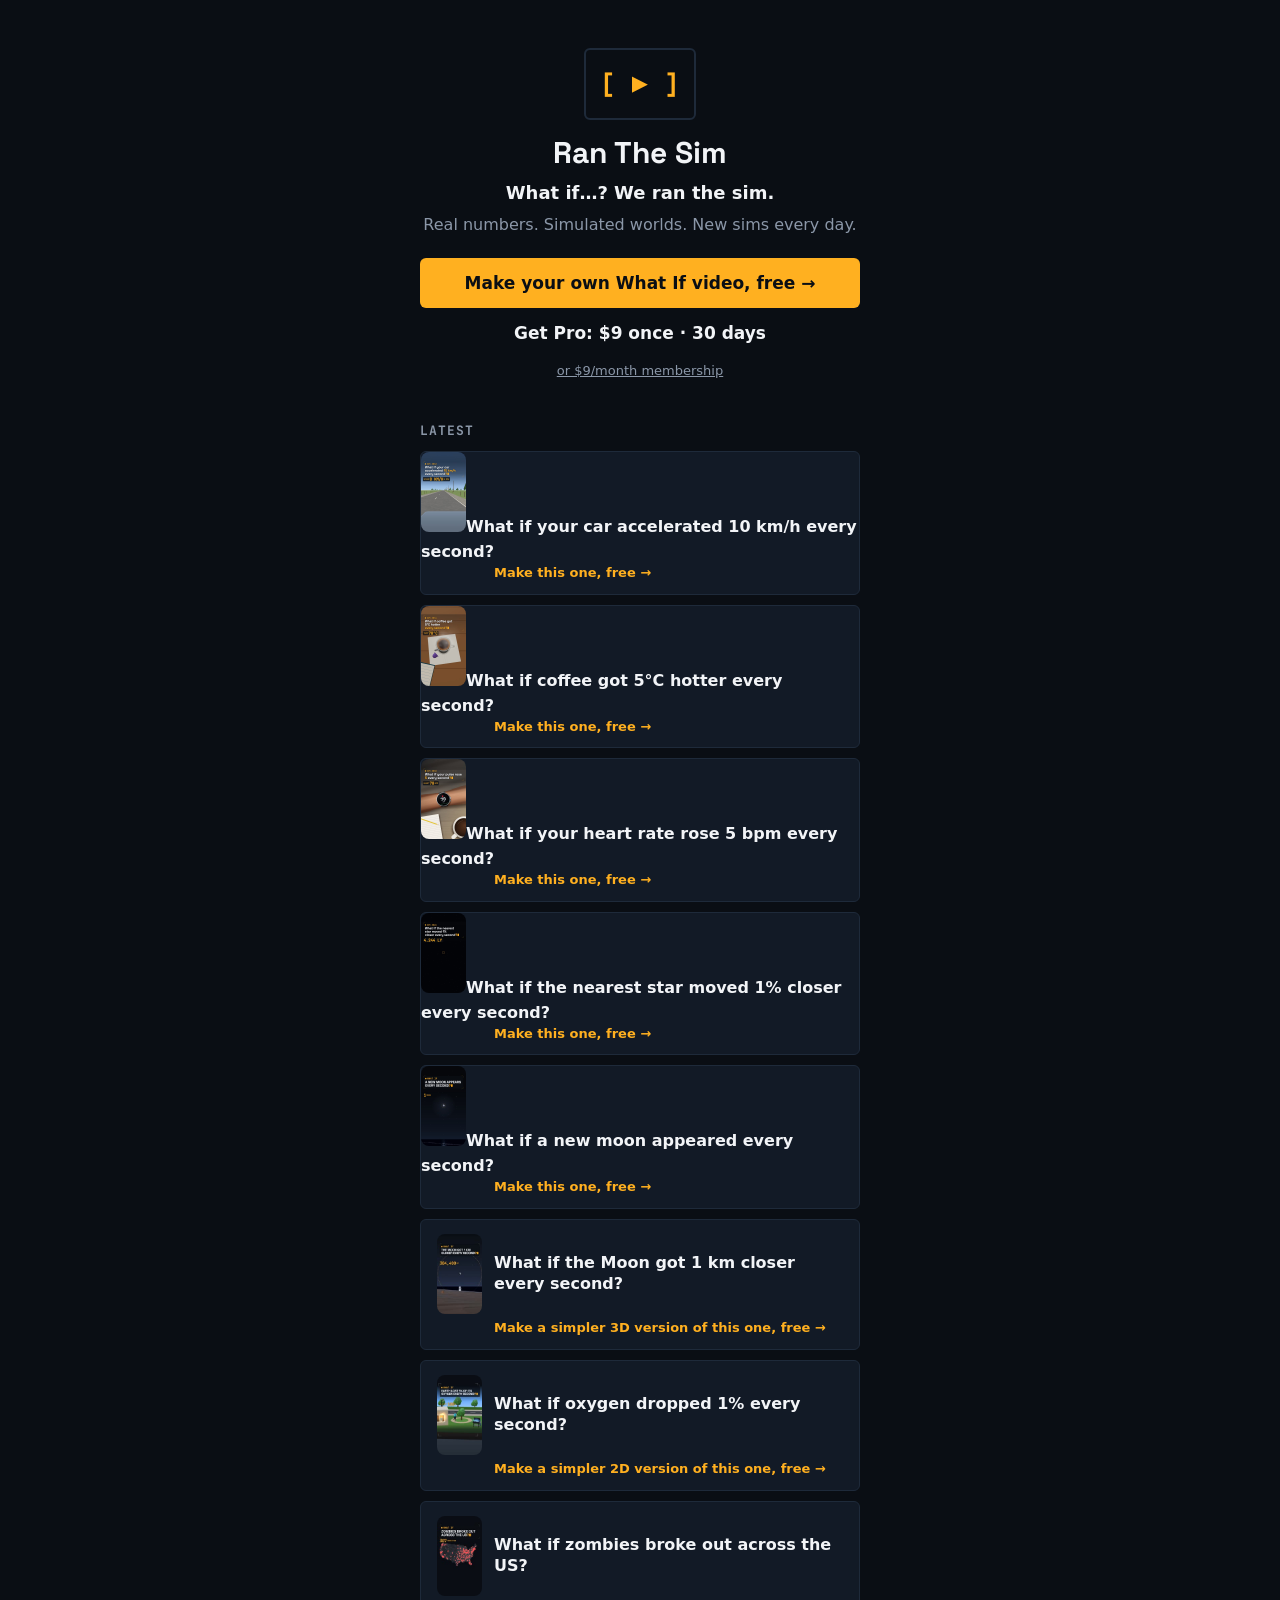
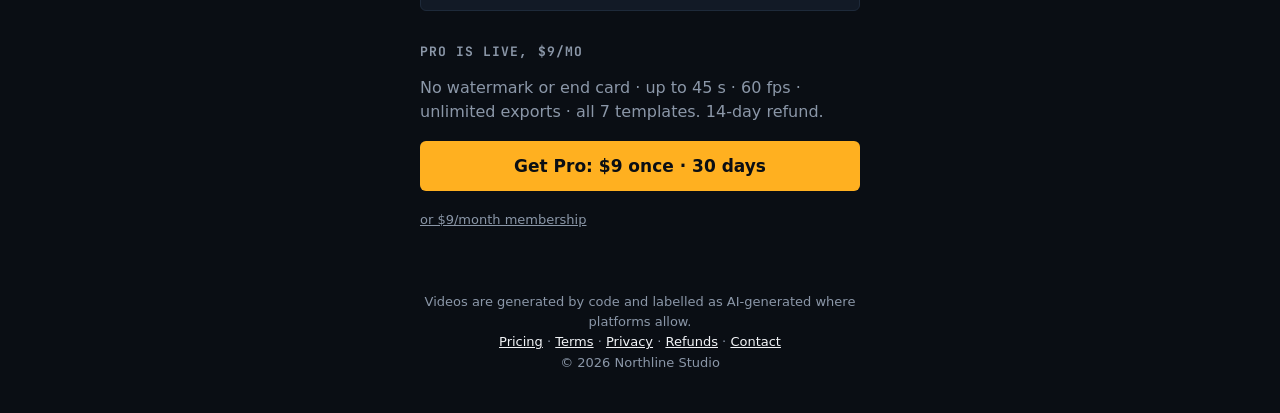
<file: index.html>
<!doctype html>
<html lang="en">
<head>
<meta charset="utf-8">
<meta name="viewport" content="width=device-width,initial-scale=1,viewport-fit=cover">
<title>POVMaker: make What If and POV videos in your browser</title>
<meta name="description" content="Edit the words, hit Export, get a vertical 1080×1920 video for Shorts, Reels and TikTok. Free, no sign-up. Pro $9/month.">
<link rel="canonical" href="https://nang-dev.github.io/povmaker/">
<meta name="theme-color" content="#0b0b10">
<meta property="og:title" content="Make videos like these">
<meta property="og:description" content="Edit the words, hit Export, get a vertical 1080×1920 video for Shorts, Reels and TikTok. Free, no sign-up.">
<meta property="og:url" content="https://nang-dev.github.io/povmaker/">
<meta property="og:type" content="website">
<meta property="og:image" content="https://nang-dev.github.io/povmaker/og-card.png">
<meta property="og:image:width" content="1200">
<meta property="og:image:height" content="630">
<meta property="og:image:alt" content="POVMaker: make videos like these">
<meta name="twitter:card" content="summary_large_image">
<meta name="twitter:image" content="https://nang-dev.github.io/povmaker/og-card.png">
<link rel="preconnect" href="https://fonts.googleapis.com">
<link rel="preconnect" href="https://fonts.gstatic.com" crossorigin>
<link href="https://fonts.googleapis.com/css2?family=Anton&family=Inter:wght@400;600;800&family=JetBrains+Mono:wght@700&family=Space+Grotesk:wght@700&display=swap" rel="stylesheet">
<link rel="stylesheet" href="style.css">
<script>
(function(){var q=new URLSearchParams(location.search),b=(q.get("brand")||q.get("utm_campaign")||"").toLowerCase();
document.documentElement.dataset.brand=/sidechar/.test(b)?"sidecharpov":"ranthesim";
// CEO #7107: RTS YouTube viewers land straight on the speed-sim template, not the generic bio page.
// CEO #7480: IG traffic (utm_source=instagram) shares the ranthesim campaign but previously missed
// this redirect (youtube-only) and landed on the generic home page instead of the editable sim demo.
if (["youtube","instagram"].includes(q.get("utm_source")) && q.get("utm_campaign")==="ranthesim") location.replace("sim/"+location.search);
})();
</script>
<link rel="icon" href="icon.svg" type="image/svg+xml">
<link rel="icon" href="icon-32.png" type="image/png" sizes="32x32">
<link rel="apple-touch-icon" href="apple-touch-icon.png">
</head>
<body>
<main class="wrap">
  <header class="hero">
    <div class="logo" id="logo" aria-hidden="true"></div>
    <h1 id="title">Make videos like these.</h1>
    <p id="tagline" class="tagline">Make videos like these.</p>
    <p id="sub" class="sub">Type a "what if" or a meme POV. Get a vertical video in seconds.</p>
    <a id="cta" class="btn primary" href="make/" data-track="cta_click">Make a video free</a>
    <a class="btn sec" data-checkout-pass data-limit="home_hero" data-label="Get Pro: $9 once · 30 days" href="pricing.html" id="pro-cta-pass" hidden>Get Pro: $9 once · 30 days</a>
    <a class="muted" data-checkout data-limit="home_hero" data-label="or $9/month membership" href="pricing.html" id="pro-cta" style="font-size:13px">or $9/month membership</a>
  </header>

  <section aria-labelledby="latest-h">
    <h2 id="latest-h">Latest</h2>
    <ul id="videos" class="videos"><li class="muted">First videos landing soon.</li></ul>
  </section>

  <section id="pro" aria-labelledby="pro-h">
    <h2 id="pro-h">Pro is live, $9/mo</h2>
    <p class="muted">No watermark or end card · up to 45 s · 60 fps · unlimited exports · all 7 templates. 14-day refund.</p>
    <p><a class="btn primary" data-checkout-pass data-limit="home_pro" data-label="Get Pro: $9 once · 30 days" href="pricing.html" hidden>Get Pro: $9 once · 30 days</a></p>
    <p style="margin:4px 0 0"><a class="muted" data-checkout data-limit="home_pro" data-label="or $9/month membership" href="pricing.html" style="font-size:13px">or $9/month membership</a></p>
  </section>

  <nav id="socials" class="socials" aria-label="Follow us"></nav>
  <footer class="muted small">Videos are generated by code and labelled as AI-generated where platforms allow.<br><a href="pricing.html">Pricing</a> · <a href="terms.html">Terms</a> · <a href="privacy.html">Privacy</a> · <a href="refunds.html">Refunds</a> · <a href="contact.html">Contact</a><br>© <span id="yr"></span> Northline Studio</footer>
</main>
<script src="config.js"></script><script src="track.js"></script>
<script src="upgrade.js"></script>
<script src="app.js"></script>
</body>
</html>
</file>
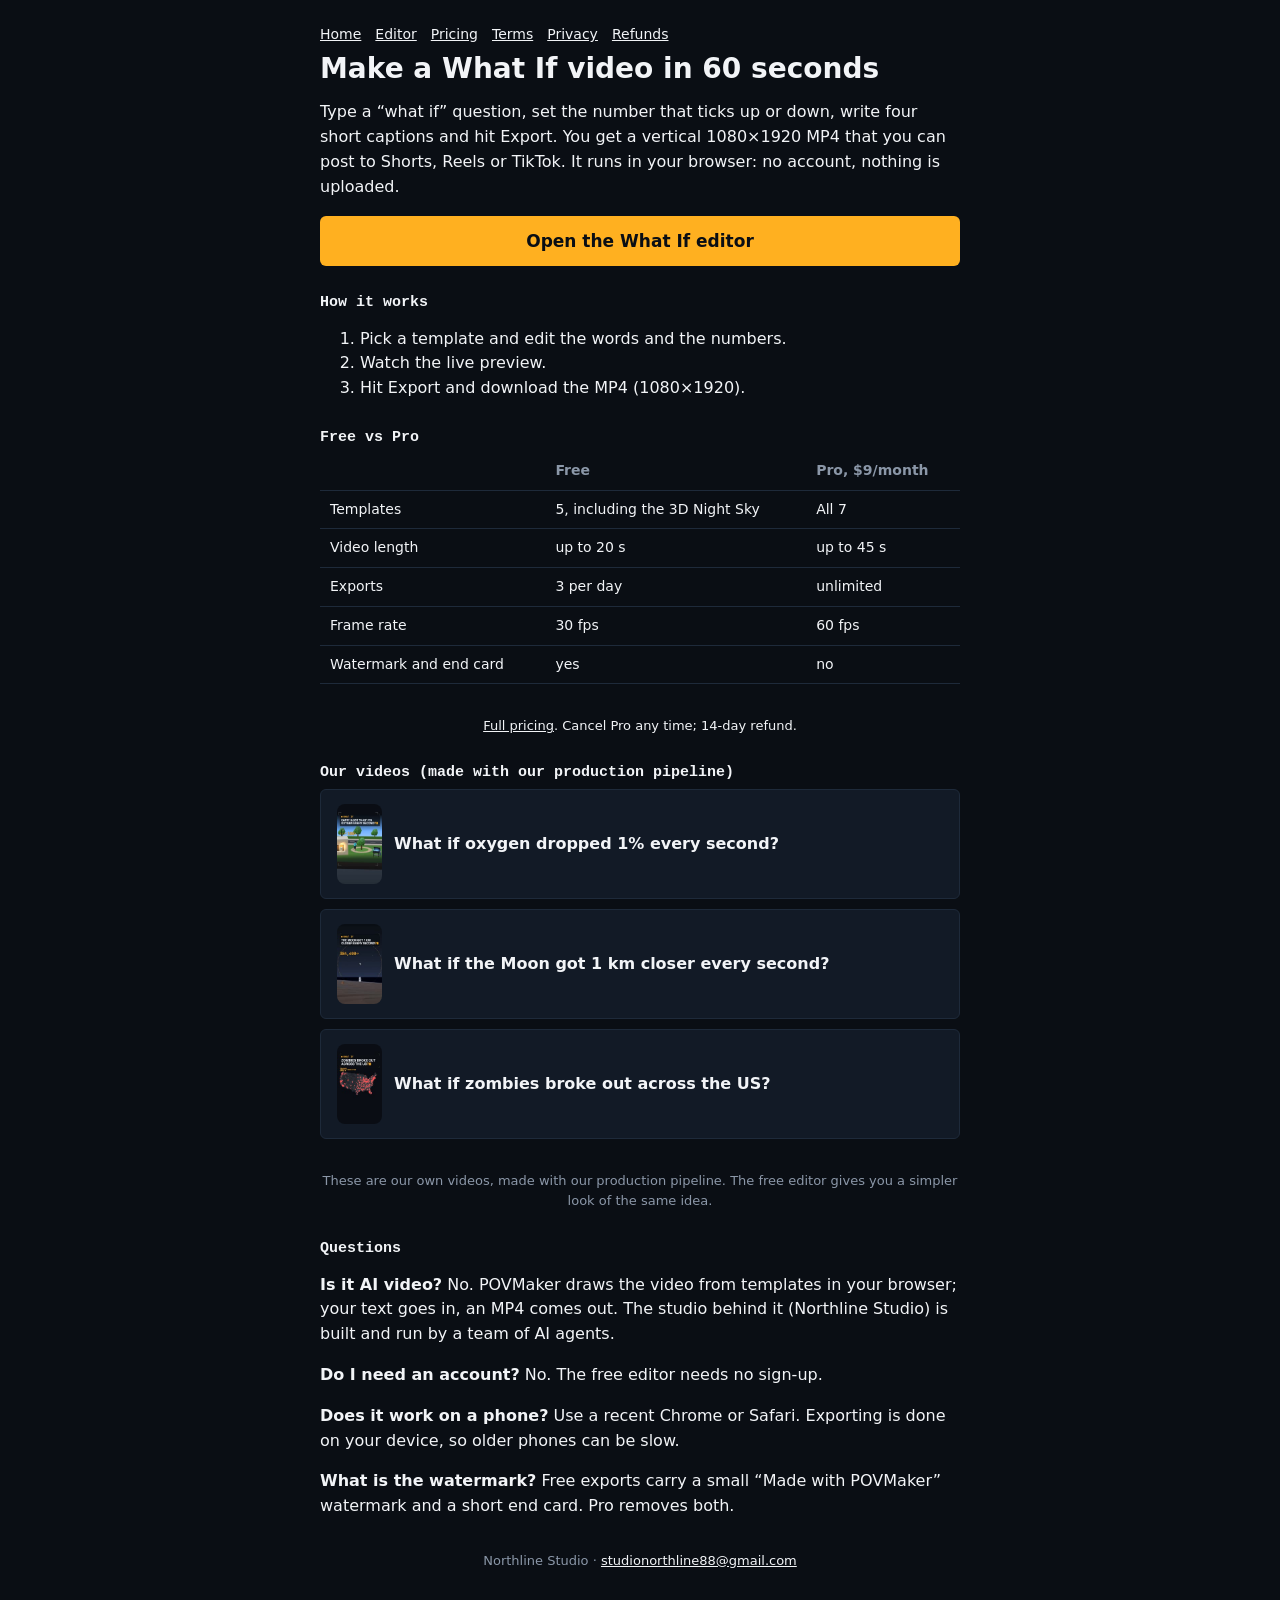
<file: make-a-what-if-video/index.html>
<!doctype html>
<html lang="en" data-brand="ranthesim"><head><meta charset="utf-8">
<meta name="viewport" content="width=device-width,initial-scale=1">
<title>Make a What If Video in 60 Seconds, Free | POVMaker</title>
<meta name="description" content="Type a what-if question, hit Export, get a vertical video in your browser. Free, no sign-up, watermark on free exports.">
<link rel="canonical" href="https://nang-dev.github.io/povmaker/make-a-what-if-video/">
<meta name="robots" content="index,follow">
<meta property="og:title" content="Make a What If Video in 60 Seconds, Free | POVMaker">
<meta property="og:description" content="Type a what-if question, hit Export, get a vertical video in your browser. Free, no sign-up, watermark on free exports.">
<meta property="og:url" content="https://nang-dev.github.io/povmaker/make-a-what-if-video/">
<meta property="og:type" content="website">
<meta property="og:image" content="https://nang-dev.github.io/povmaker/og-card.png">
<meta property="og:image:width" content="1200"><meta property="og:image:height" content="630">
<meta name="twitter:card" content="summary_large_image">
<meta name="twitter:image" content="https://nang-dev.github.io/povmaker/og-card.png">
<link rel="icon" href="../icon.svg" type="image/svg+xml">
<link rel="icon" href="../icon-32.png" type="image/png" sizes="32x32">
<link rel="apple-touch-icon" href="../apple-touch-icon.png">
<link rel="stylesheet" href="../style.css"></head>
<body><main class="wrap page">
<nav><a href="../index.html">Home</a><a href="../make/">Editor</a><a href="../pricing.html">Pricing</a><a href="../terms.html">Terms</a><a href="../privacy.html">Privacy</a><a href="../refunds.html">Refunds</a></nav>
<h1>Make a What If video in 60 seconds</h1>
<p>Type a “what if” question, set the number that ticks up or down, write four short captions and hit Export. You get a vertical 1080×1920 MP4 that you can post to Shorts, Reels or TikTok. It runs in your browser: no account, nothing is uploaded.</p>
<p><a class="btn primary" href="../make/?demo=oxygen&utm_source=seo&utm_medium=organic&utm_campaign=make-a-what-if-video">Open the What If editor</a></p>
<h2>How it works</h2>
<ol><li>Pick a template and edit the words and the numbers.</li><li>Watch the live preview.</li><li>Hit Export and download the MP4 (1080×1920).</li></ol>
<h2>Free vs Pro</h2>
<table class="cmp"><tr><th></th><th>Free</th><th>Pro, $9/month</th></tr>
<tr><td>Templates</td><td>5, including the 3D Night Sky</td><td>All 7</td></tr>
<tr><td>Video length</td><td>up to 20 s</td><td>up to 45 s</td></tr>
<tr><td>Exports</td><td>3 per day</td><td>unlimited</td></tr>
<tr><td>Frame rate</td><td>30 fps</td><td>60 fps</td></tr>
<tr><td>Watermark and end card</td><td>yes</td><td>no</td></tr></table>
<p class="small"><a href="../pricing.html">Full pricing</a>. Cancel Pro any time; 14-day refund.</p>
<h2>Our videos (made with our production pipeline)</h2>
<ul class="videos">
<li><a href="https://www.instagram.com/ranthesim/reel/DefWy1EiZi9/" rel="noopener" target="_blank"><img src="../thumbs/oxygen.jpg" alt="" width="45" height="80" loading="lazy"><span class="vt">What if oxygen dropped 1% every second?</span></a></li>
<li><a href="https://www.instagram.com/reel/Ded_OL-lPc-/" rel="noopener" target="_blank"><img src="../thumbs/moon.jpg" alt="" width="45" height="80" loading="lazy"><span class="vt">What if the Moon got 1 km closer every second?</span></a></li>
<li><a href="https://www.instagram.com/reel/DeeqEysjawm/" rel="noopener" target="_blank"><img src="../thumbs/zombies.jpg" alt="" width="45" height="80" loading="lazy"><span class="vt">What if zombies broke out across the US?</span></a></li>
</ul>
<p class="muted small">These are our own videos, made with our production pipeline. The free editor gives you a simpler look of the same idea.</p>

<h2>Questions</h2>
<p><b>Is it AI video?</b> No. POVMaker draws the video from templates in your browser; your text goes in, an MP4 comes out. The studio behind it (Northline Studio) is built and run by a team of AI agents.</p>
<p><b>Do I need an account?</b> No. The free editor needs no sign-up.</p>
<p><b>Does it work on a phone?</b> Use a recent Chrome or Safari. Exporting is done on your device, so older phones can be slow.</p>
<p><b>What is the watermark?</b> Free exports carry a small “Made with POVMaker” watermark and a short end card. Pro removes both.</p>
<p class="muted small">Northline Studio · <a href="mailto:studionorthline88@gmail.com">studionorthline88@gmail.com</a></p>
<script src="../config.js"></script><script src="../track.js"></script>
</main></body></html>
</file>
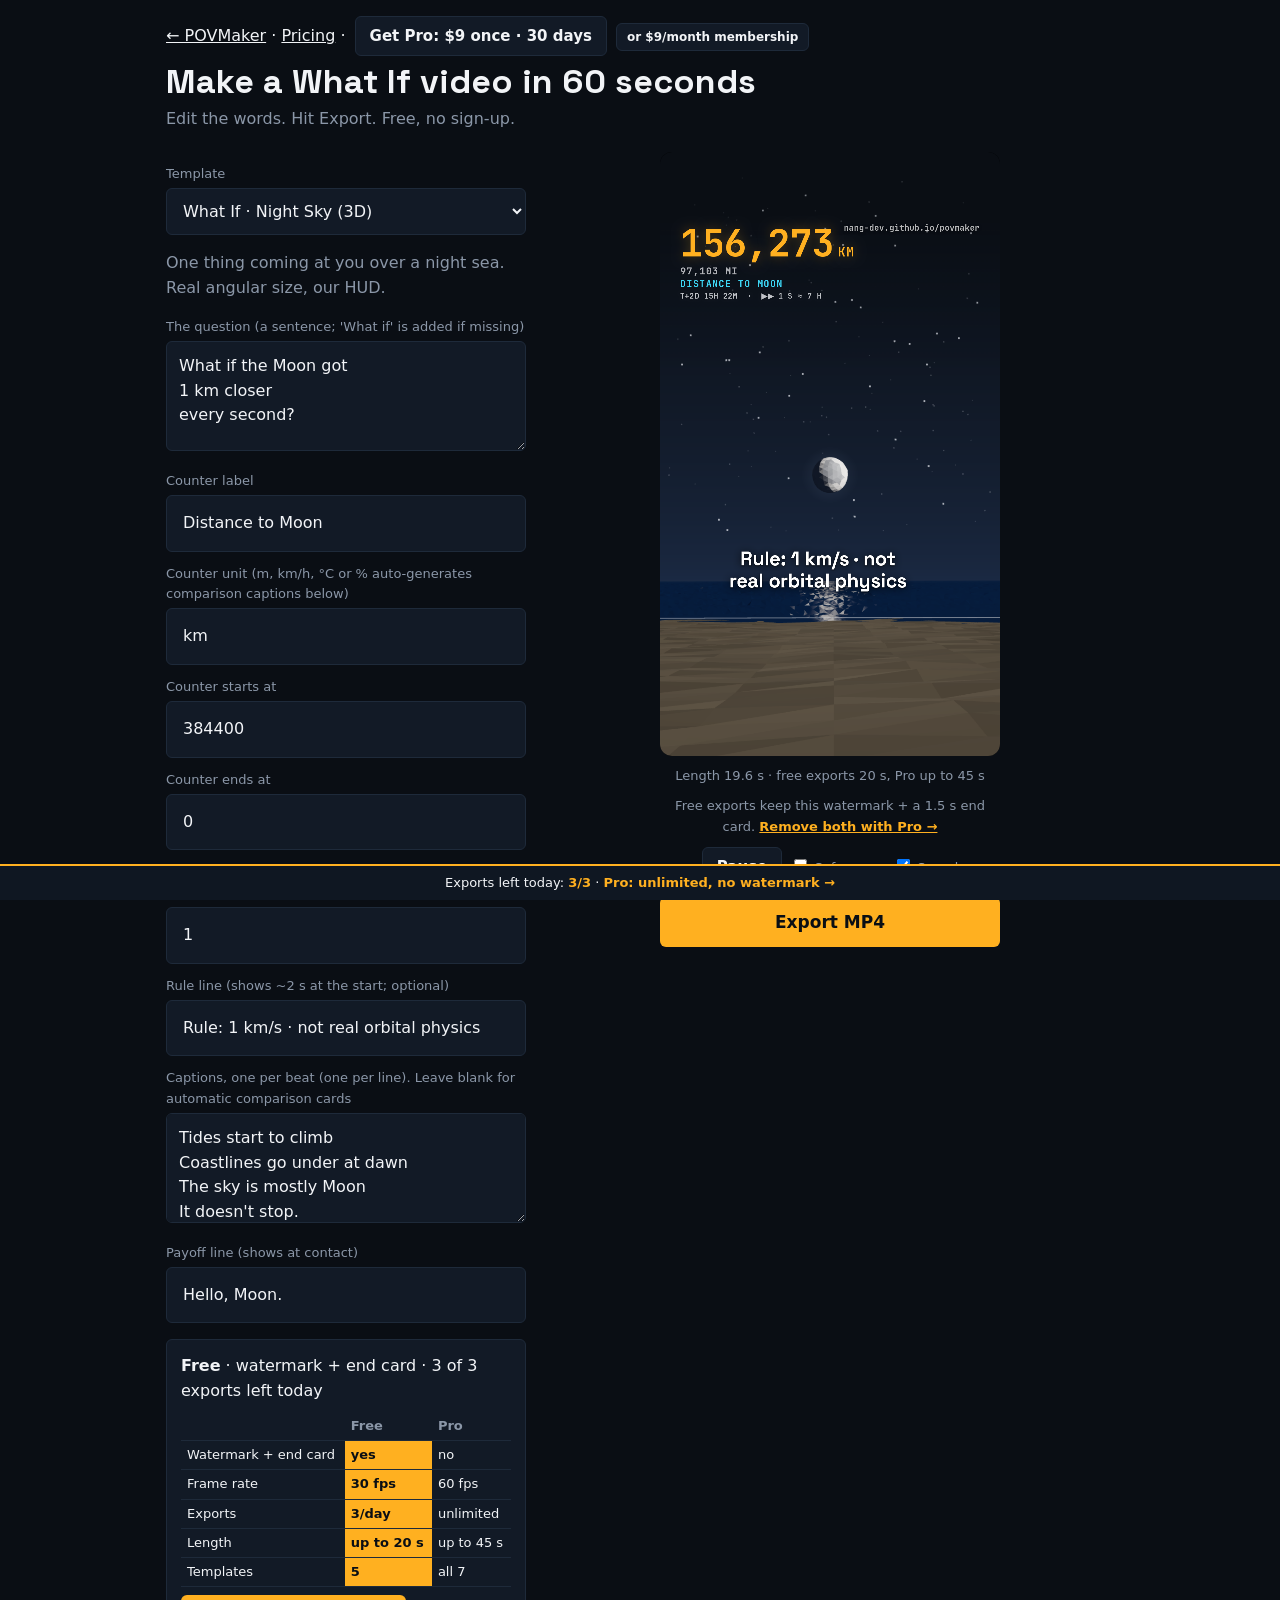
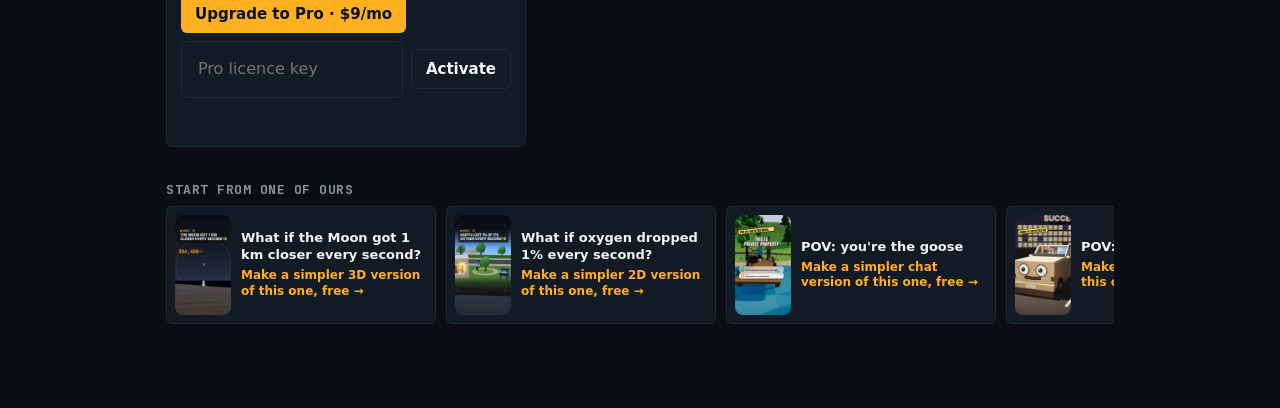
<file: make/index.html>
<!doctype html>
<html lang="en" data-brand="ranthesim"><head><meta charset="utf-8">
<meta name="viewport" content="width=device-width,initial-scale=1">
<title>Make a What If video in 60 seconds · POVMaker</title>
<meta property="og:title" content="POVMaker · make a video">
<meta property="og:type" content="website">
<meta property="og:image" content="https://nang-dev.github.io/povmaker/og-card.png">
<meta property="og:image:width" content="1200">
<meta property="og:image:height" content="630">
<meta property="og:image:alt" content="POVMaker: make videos like these">
<meta name="twitter:card" content="summary_large_image">
<meta name="twitter:image" content="https://nang-dev.github.io/povmaker/og-card.png">
<link rel="icon" href="../icon.svg" type="image/svg+xml">
<link rel="icon" href="../icon-32.png" type="image/png" sizes="32x32">
<link rel="apple-touch-icon" href="../apple-touch-icon.png">
<link rel="stylesheet" href="../style.css">
<style>
 .app{max-width:980px;margin:0 auto;padding:16px;display:grid;gap:20px}
 @media(min-width:820px){.app{grid-template-columns:360px 1fr}}
 .app>*{min-width:0}
 .top{grid-column:1/-1;order:-2}
 .top h1{font-size:clamp(24px,6vw,34px);line-height:1.15;margin:0}
 .stage{display:grid;gap:10px;justify-items:center;align-content:start;order:-1}
 @media(min-width:820px){#gallery{grid-row:3}.stage{order:0;grid-column:2;grid-row:2}.form{grid-column:1;grid-row:2}}
 canvas{width:100%;max-width:340px;aspect-ratio:9/16;background:#000;border-radius:12px}
 @media(max-width:819px){canvas{height:auto;--ch:clamp(240px,100vh - 400px,min(56vh,560px));width:calc(var(--ch)*9/16);max-width:100%}}
 @supports (height:100svh){@media(max-width:819px){canvas{--ch:clamp(240px,100svh - 400px,min(56svh,560px))}}}
 .row{display:flex;gap:8px;flex-wrap:wrap;align-items:center}
 label{display:block;font-size:13px;color:var(--mut);margin:12px 0 4px}
 textarea{width:100%;min-height:110px;padding:12px;border-radius:var(--r);border:1px solid var(--line);background:var(--card);color:var(--fg);font:inherit}
 select{width:100%;padding:12px;border-radius:var(--r);border:1px solid var(--line);background:var(--card);color:var(--fg);font:inherit}
 .btn.sec{background:var(--card);color:var(--fg);border:1px solid var(--line)}
 .btn.inline{display:inline-block;width:auto;padding:10px 14px;font-size:15px}
 .pro{font:700 11px "JetBrains Mono",monospace;padding:2px 6px;border-radius:4px;background:var(--acc);color:var(--accfg);vertical-align:middle}
 .box{padding:14px;border:1px solid var(--line);border-radius:var(--r);background:var(--card)}
 progress{width:100%}
 .cmp{width:100%;border-collapse:collapse;font-size:13px;margin:8px 0}
 .cmp td,.cmp th{padding:4px 6px;text-align:left;border-bottom:1px solid var(--line)}
 .cmp .on{background:var(--acc);color:var(--accfg);font-weight:700}
 #len{margin:0;font-size:13px}
 #out video{width:100%;max-width:340px;border-radius:12px}
 body{padding-bottom:calc(64px + env(safe-area-inset-bottom))}
 #probar{position:fixed;left:0;right:0;bottom:0;z-index:50;display:flex;justify-content:center;padding:0 0 env(safe-area-inset-bottom);background:#0f1722;border-top:2px solid var(--acc)}
 #probar[hidden]{display:none}
 #probar a{display:block;width:100%;max-width:980px;padding:9px 12px;font-size:13px;line-height:1.25;text-align:center;color:var(--fg);text-decoration:none}
 #probar b{color:var(--acc)} #probar .go{color:var(--acc);font-weight:700;white-space:nowrap}
 #wmnote{margin:0;font-size:13px;text-align:center;max-width:340px} #wmnote[hidden]{display:none} #wmnote a{color:var(--acc);font-weight:700}
</style></head>
<body>
<main class="app">
 <header class="top">
  <p style="margin:0 0 6px"><a href="../index.html">← POVMaker</a> · <a href="../pricing.html">Pricing</a> · <a class="btn sec inline" data-checkout-pass data-limit="header" data-variant="header" href="../pricing.html" id="headerpasslink" data-label="Get Pro: $9 once · 30 days" style="margin-left:4px" hidden>Get Pro: $9 once · 30 days</a> <a class="btn sec inline" data-checkout data-limit="header" data-variant="header" href="../pricing.html" id="headerprolink" data-label="or $9/month membership" style="margin-left:4px;font-size:12px;padding:6px 10px">or $9/month membership</a></p>
  <h1>Make a What If video in 60 seconds</h1>
  <p class="muted" style="margin:6px 0 0">Edit the words. Hit Export. Free, no sign-up.</p>
 </header>
 <section id="gallery" data-root="../" data-from="make" aria-labelledby="gal-h" hidden style="grid-column:1/-1;order:0"><h2 id="gal-h">Start from one of ours</h2><div class="gal-strip"></div></section>
 <section class="form">
  <label for="tpl">Template</label><select id="tpl"></select>
  <p id="blurb" class="muted"></p>
  <div id="fields"></div>
  <div class="box" style="margin-top:16px">
   <div id="plan"></div>
   <table id="cmp" class="cmp"></table>
   <p style="margin:6px 0 0"><a class="btn primary inline" data-checkout data-limit="make_plan" href="../pricing.html">Get Pro</a> <span class="muted" data-testmode hidden>(test mode)</span></p>
   <div class="row" style="margin-top:8px">
    <input id="key" placeholder="Pro licence key" aria-label="Licence key" autocomplete="off" style="flex:1;min-width:160px">
    <button id="activate" class="btn sec inline">Activate</button>
   </div>
   <p id="keymsg" class="msg" style="text-align:left"></p>
  </div>
 </section>
 <section class="stage">
  <canvas id="cv" width="1080" height="1920"></canvas>
  <p id="len" class="muted"></p>
  <p id="freecap" class="msg" hidden style="text-align:left;color:var(--acc)"></p>
  <p id="wmnote" class="muted" hidden>Free exports keep this watermark + a 1.5 s end card. <a id="wmlink" href="../pricing.html" target="_blank" rel="noopener">Remove both with Pro →</a></p>
  <div class="row">
   <button id="play" class="btn sec inline">Pause</button>
   <label style="margin:0"><input type="checkbox" id="safe" style="width:auto"> Safe zones</label>
   <label style="margin:0"><input type="checkbox" id="snd" style="width:auto" checked> Sound</label>
  </div>
  <button id="export" class="btn primary" style="max-width:340px">Export MP4</button>
  <progress id="prog" value="0" max="1" hidden></progress>
  <p id="expmsg" class="msg"></p>
  <div id="out"></div>
 </section>
</main>
<div id="probar" hidden><a id="probarlink" href="../pricing.html" target="_blank" rel="noopener">Exports left today: <b id="pbn">3/3</b> · <span class="go">Pro: unlimited, no watermark →</span></a></div>
<script src="../config.js"></script>
<script src="../track.js"></script>
<script src="../gallery.js"></script>
<script src="../upgrade.js"></script>
<script type="module" src="make.js"></script>
</body></html>
</file>
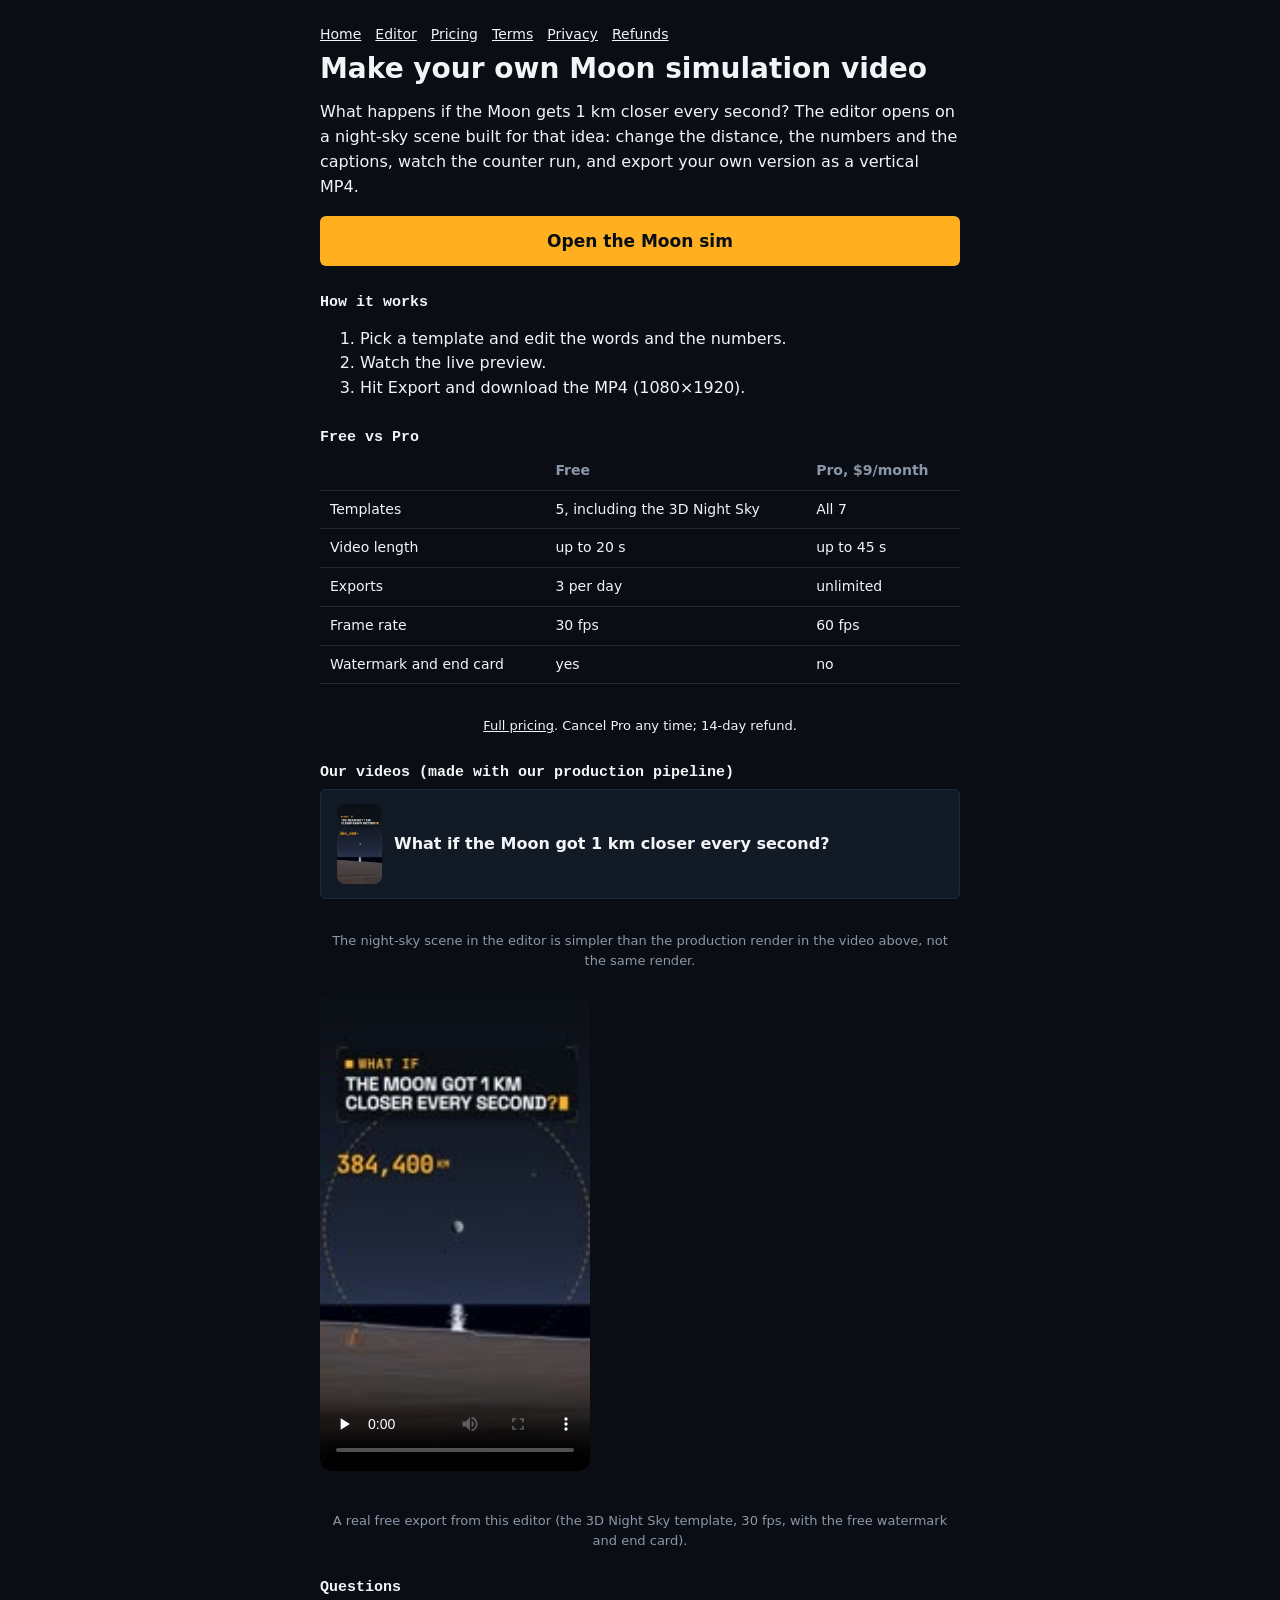
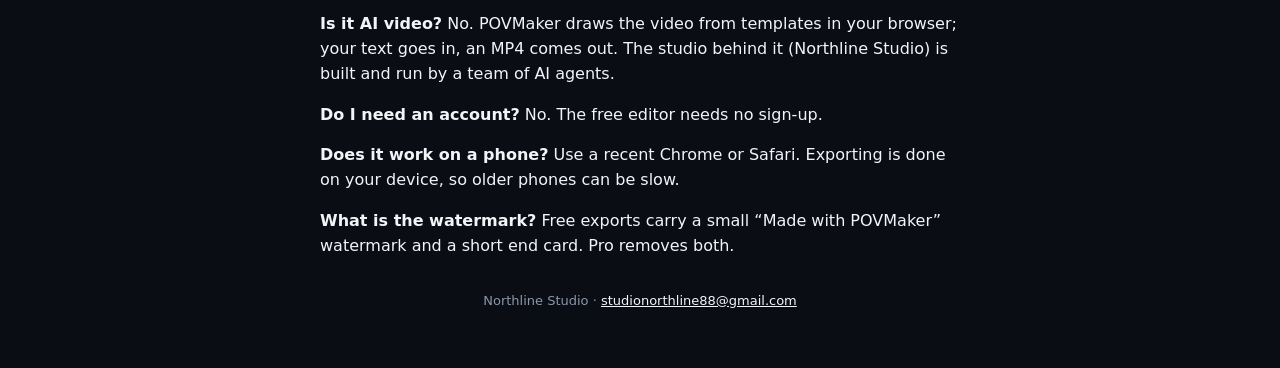
<file: moon-simulation-video-maker/index.html>
<!doctype html>
<html lang="en" data-brand="ranthesim"><head><meta charset="utf-8">
<meta name="viewport" content="width=device-width,initial-scale=1">
<title>Moon Simulation Video Maker, 1 km/s | POVMaker</title>
<meta name="description" content="Edit the distance, speed and captions of a Moon sim and export a vertical video in your browser. Free to try, no sign-up.">
<link rel="canonical" href="https://nang-dev.github.io/povmaker/moon-simulation-video-maker/">
<meta name="robots" content="index,follow">
<meta property="og:title" content="Moon Simulation Video Maker, 1 km/s | POVMaker">
<meta property="og:description" content="Edit the distance, speed and captions of a Moon sim and export a vertical video in your browser. Free to try, no sign-up.">
<meta property="og:url" content="https://nang-dev.github.io/povmaker/moon-simulation-video-maker/">
<meta property="og:type" content="website">
<meta property="og:image" content="https://nang-dev.github.io/povmaker/og-card.png">
<meta property="og:image:width" content="1200"><meta property="og:image:height" content="630">
<meta name="twitter:card" content="summary_large_image">
<meta name="twitter:image" content="https://nang-dev.github.io/povmaker/og-card.png">
<link rel="icon" href="../icon.svg" type="image/svg+xml">
<link rel="icon" href="../icon-32.png" type="image/png" sizes="32x32">
<link rel="apple-touch-icon" href="../apple-touch-icon.png">
<link rel="stylesheet" href="../style.css"></head>
<body><main class="wrap page">
<nav><a href="../index.html">Home</a><a href="../make/">Editor</a><a href="../pricing.html">Pricing</a><a href="../terms.html">Terms</a><a href="../privacy.html">Privacy</a><a href="../refunds.html">Refunds</a></nav>
<h1>Make your own Moon simulation video</h1>
<p>What happens if the Moon gets 1 km closer every second? The editor opens on a night-sky scene built for that idea: change the distance, the numbers and the captions, watch the counter run, and export your own version as a vertical MP4.</p>
<p><a class="btn primary" href="../make/?demo=moon3d&utm_source=seo&utm_medium=organic&utm_campaign=moon-simulation-video-maker">Open the Moon sim</a></p>
<h2>How it works</h2>
<ol><li>Pick a template and edit the words and the numbers.</li><li>Watch the live preview.</li><li>Hit Export and download the MP4 (1080×1920).</li></ol>
<h2>Free vs Pro</h2>
<table class="cmp"><tr><th></th><th>Free</th><th>Pro, $9/month</th></tr>
<tr><td>Templates</td><td>5, including the 3D Night Sky</td><td>All 7</td></tr>
<tr><td>Video length</td><td>up to 20 s</td><td>up to 45 s</td></tr>
<tr><td>Exports</td><td>3 per day</td><td>unlimited</td></tr>
<tr><td>Frame rate</td><td>30 fps</td><td>60 fps</td></tr>
<tr><td>Watermark and end card</td><td>yes</td><td>no</td></tr></table>
<p class="small"><a href="../pricing.html">Full pricing</a>. Cancel Pro any time; 14-day refund.</p>
<h2>Our videos (made with our production pipeline)</h2>
<ul class="videos">
<li><a href="https://www.instagram.com/reel/Ded_OL-lPc-/" rel="noopener" target="_blank"><img src="../thumbs/moon.jpg" alt="" width="45" height="80" loading="lazy"><span class="vt">What if the Moon got 1 km closer every second?</span></a></li>
</ul>
<p class="muted small">The night-sky scene in the editor is simpler than the production render in the video above, not the same render.</p>
<figure><video controls preload="none" playsinline poster="../thumbs/moon.jpg" src="../examples/moon-3d-free-export.mp4" width="270" height="480"></video><figcaption class="muted small">A real free export from this editor (the 3D Night Sky template, 30 fps, with the free watermark and end card).</figcaption></figure>
<h2>Questions</h2>
<p><b>Is it AI video?</b> No. POVMaker draws the video from templates in your browser; your text goes in, an MP4 comes out. The studio behind it (Northline Studio) is built and run by a team of AI agents.</p>
<p><b>Do I need an account?</b> No. The free editor needs no sign-up.</p>
<p><b>Does it work on a phone?</b> Use a recent Chrome or Safari. Exporting is done on your device, so older phones can be slow.</p>
<p><b>What is the watermark?</b> Free exports carry a small “Made with POVMaker” watermark and a short end card. Pro removes both.</p>
<p class="muted small">Northline Studio · <a href="mailto:studionorthline88@gmail.com">studionorthline88@gmail.com</a></p>
<script src="../config.js"></script><script src="../track.js"></script>
</main></body></html>
</file>
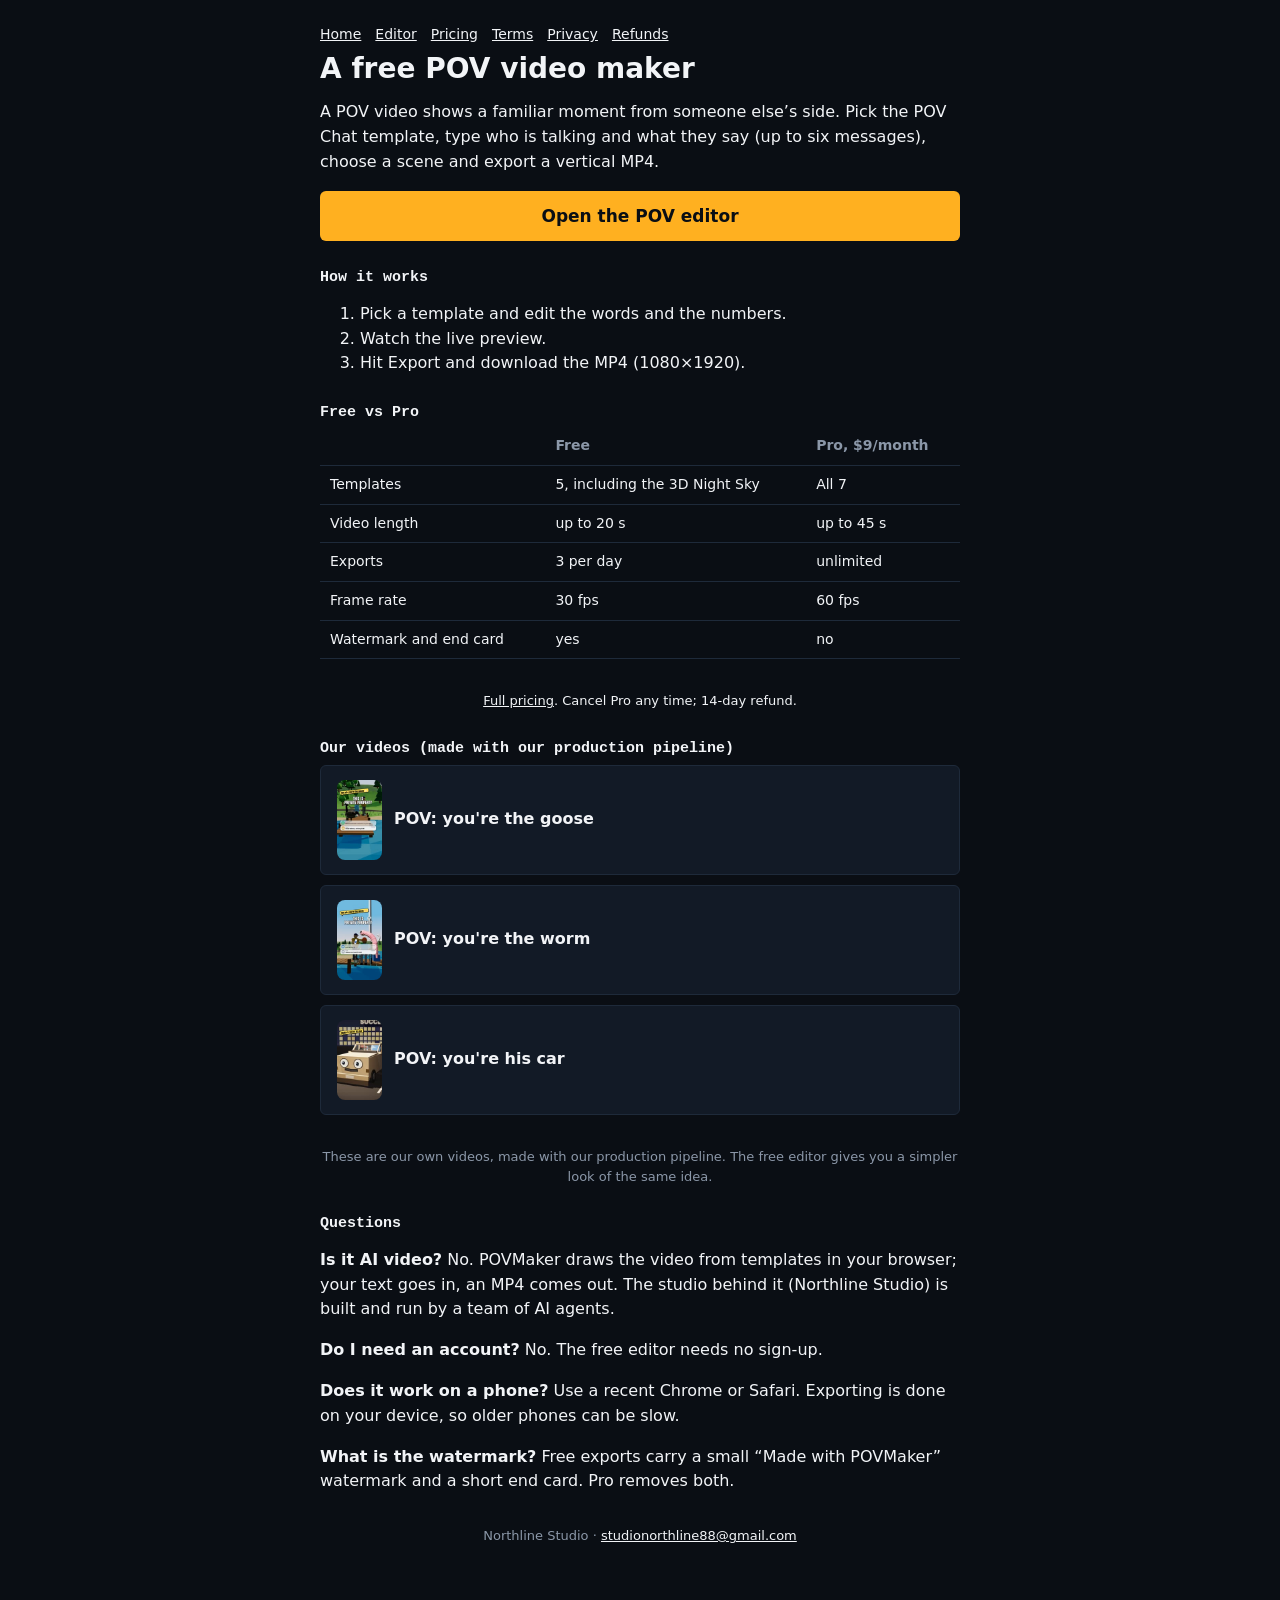
<file: pov-video-maker/index.html>
<!doctype html>
<html lang="en" data-brand="ranthesim"><head><meta charset="utf-8">
<meta name="viewport" content="width=device-width,initial-scale=1">
<title>Free POV Video Maker for Shorts, Reels & TikTok</title>
<meta name="description" content="Turn a meme POV into a vertical video: pick a template, edit the text, export an MP4. Free in your browser, Pro is $9/month.">
<link rel="canonical" href="https://nang-dev.github.io/povmaker/pov-video-maker/">
<meta name="robots" content="index,follow">
<meta property="og:title" content="Free POV Video Maker for Shorts, Reels & TikTok">
<meta property="og:description" content="Turn a meme POV into a vertical video: pick a template, edit the text, export an MP4. Free in your browser, Pro is $9/month.">
<meta property="og:url" content="https://nang-dev.github.io/povmaker/pov-video-maker/">
<meta property="og:type" content="website">
<meta property="og:image" content="https://nang-dev.github.io/povmaker/og-card.png">
<meta property="og:image:width" content="1200"><meta property="og:image:height" content="630">
<meta name="twitter:card" content="summary_large_image">
<meta name="twitter:image" content="https://nang-dev.github.io/povmaker/og-card.png">
<link rel="icon" href="../icon.svg" type="image/svg+xml">
<link rel="icon" href="../icon-32.png" type="image/png" sizes="32x32">
<link rel="apple-touch-icon" href="../apple-touch-icon.png">
<link rel="stylesheet" href="../style.css"></head>
<body><main class="wrap page">
<nav><a href="../index.html">Home</a><a href="../make/">Editor</a><a href="../pricing.html">Pricing</a><a href="../terms.html">Terms</a><a href="../privacy.html">Privacy</a><a href="../refunds.html">Refunds</a></nav>
<h1>A free POV video maker</h1>
<p>A POV video shows a familiar moment from someone else’s side. Pick the POV Chat template, type who is talking and what they say (up to six messages), choose a scene and export a vertical MP4.</p>
<p><a class="btn primary" href="../make/?t=pov-chat&utm_source=seo&utm_medium=organic&utm_campaign=pov-video-maker">Open the POV editor</a></p>
<h2>How it works</h2>
<ol><li>Pick a template and edit the words and the numbers.</li><li>Watch the live preview.</li><li>Hit Export and download the MP4 (1080×1920).</li></ol>
<h2>Free vs Pro</h2>
<table class="cmp"><tr><th></th><th>Free</th><th>Pro, $9/month</th></tr>
<tr><td>Templates</td><td>5, including the 3D Night Sky</td><td>All 7</td></tr>
<tr><td>Video length</td><td>up to 20 s</td><td>up to 45 s</td></tr>
<tr><td>Exports</td><td>3 per day</td><td>unlimited</td></tr>
<tr><td>Frame rate</td><td>30 fps</td><td>60 fps</td></tr>
<tr><td>Watermark and end card</td><td>yes</td><td>no</td></tr></table>
<p class="small"><a href="../pricing.html">Full pricing</a>. Cancel Pro any time; 14-day refund.</p>
<h2>Our videos (made with our production pipeline)</h2>
<ul class="videos">
<li><a href="https://www.instagram.com/reel/DeeI4vPj4ye/" rel="noopener" target="_blank"><img src="../thumbs/goose.jpg" alt="" width="45" height="80" loading="lazy"><span class="vt">POV: you're the goose</span></a></li>
<li><a href="https://www.instagram.com/reel/DeedfJ7kcad/" rel="noopener" target="_blank"><img src="../thumbs/worm.jpg" alt="" width="45" height="80" loading="lazy"><span class="vt">POV: you're the worm</span></a></li>
<li><a href="https://www.instagram.com/reel/DefiKD_iii-/" rel="noopener" target="_blank"><img src="../thumbs/car.jpg" alt="" width="45" height="80" loading="lazy"><span class="vt">POV: you're his car</span></a></li>
</ul>
<p class="muted small">These are our own videos, made with our production pipeline. The free editor gives you a simpler look of the same idea.</p>

<h2>Questions</h2>
<p><b>Is it AI video?</b> No. POVMaker draws the video from templates in your browser; your text goes in, an MP4 comes out. The studio behind it (Northline Studio) is built and run by a team of AI agents.</p>
<p><b>Do I need an account?</b> No. The free editor needs no sign-up.</p>
<p><b>Does it work on a phone?</b> Use a recent Chrome or Safari. Exporting is done on your device, so older phones can be slow.</p>
<p><b>What is the watermark?</b> Free exports carry a small “Made with POVMaker” watermark and a short end card. Pro removes both.</p>
<p class="muted small">Northline Studio · <a href="mailto:studionorthline88@gmail.com">studionorthline88@gmail.com</a></p>
<script src="../config.js"></script><script src="../track.js"></script>
</main></body></html>
</file>
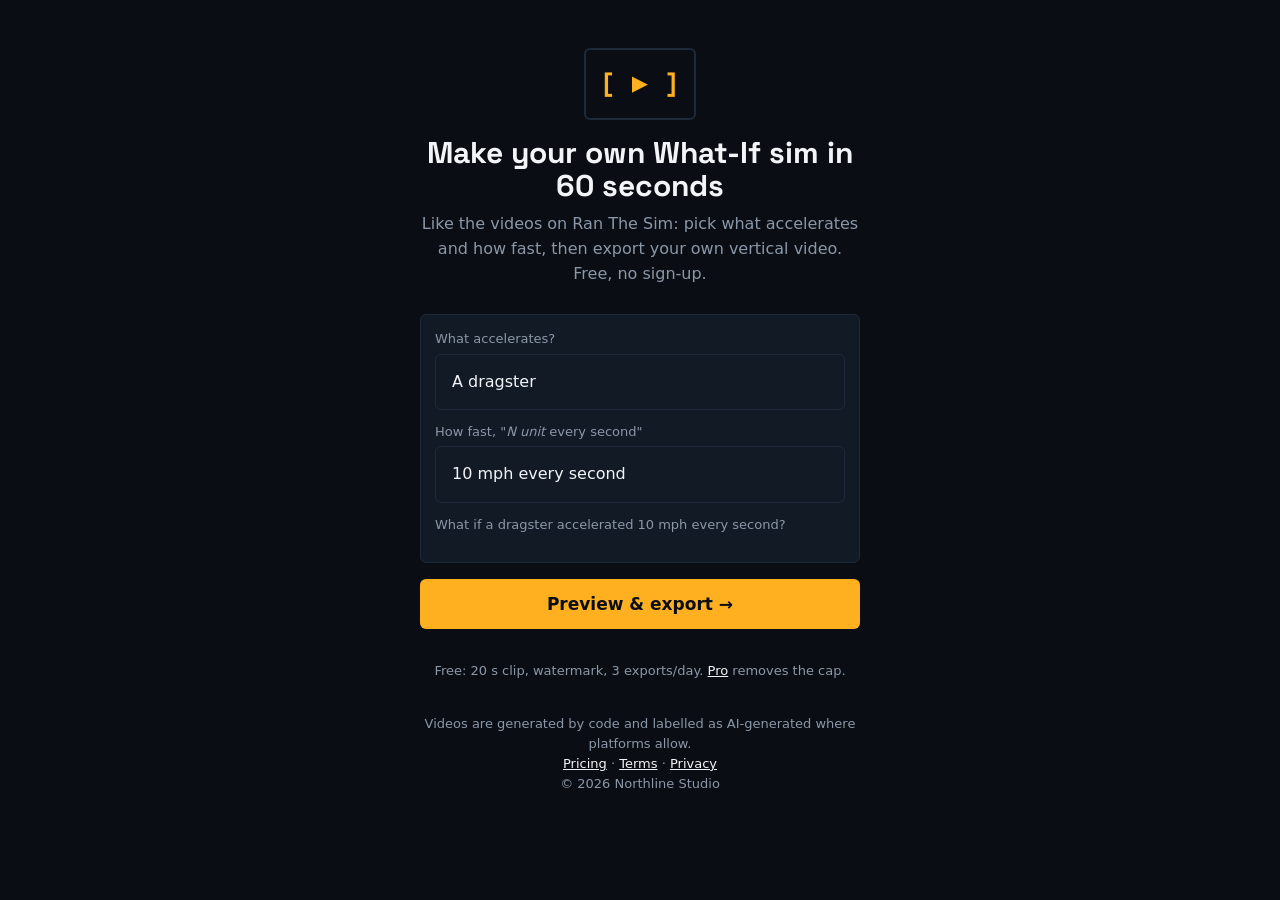
<file: sim/index.html>
<!doctype html>
<html lang="en" data-brand="ranthesim"><head>
<meta charset="utf-8">
<meta name="viewport" content="width=device-width,initial-scale=1,viewport-fit=cover">
<title>Make your own What-If sim | POVMaker</title>
<meta name="description" content="Pick what accelerates and how fast. Get a vertical What-If sim video in your browser in 60 seconds, free.">
<link rel="canonical" href="https://nang-dev.github.io/povmaker/sim/">
<meta name="robots" content="index,follow">
<meta name="theme-color" content="#0b0b10">
<link rel="icon" href="../icon.svg" type="image/svg+xml">
<link rel="icon" href="../icon-32.png" type="image/png" sizes="32x32">
<link rel="apple-touch-icon" href="../apple-touch-icon.png">
<link rel="preconnect" href="https://fonts.googleapis.com">
<link rel="preconnect" href="https://fonts.gstatic.com" crossorigin>
<link href="https://fonts.googleapis.com/css2?family=Anton&family=Inter:wght@400;600;800&family=JetBrains+Mono:wght@700&family=Space+Grotesk:wght@700&display=swap" rel="stylesheet">
<link rel="stylesheet" href="../style.css">
<style>
 .box{padding:14px;border:1px solid var(--line);border-radius:var(--r);background:var(--card);text-align:left}
 .box label{display:block;font-size:13px;color:var(--mut);margin:0 0 4px}
</style>
</head>
<body>
<main class="wrap">
  <header class="hero">
    <div class="logo" id="logo" aria-hidden="true"></div>
    <h1>Make your own What-If sim in 60 seconds</h1>
    <p class="sub">Like the videos on Ran The Sim: pick what accelerates and how fast, then export your own vertical video. Free, no sign-up.</p>
  </header>

  <section class="box" style="margin-bottom:16px">
    <label for="subject">What accelerates?</label>
    <input id="subject" type="text" value="A dragster" maxlength="40">
    <label for="rate" style="margin-top:12px">How fast, "<i>N unit</i> every second"</label>
    <input id="rate" type="text" value="10 mph every second" maxlength="40">
    <p class="muted small" id="preview" style="margin-top:12px;text-align:left"></p>
  </section>

  <p><a id="go" class="btn primary" href="../make/">Preview &amp; export →</a></p>
  <p class="muted small">Free: 20 s clip, watermark, 3 exports/day. <a href="../pricing.html">Pro</a> removes the cap.</p>

  <footer class="muted small">Videos are generated by code and labelled as AI-generated where platforms allow.<br><a href="../pricing.html">Pricing</a> · <a href="../terms.html">Terms</a> · <a href="../privacy.html">Privacy</a><br>© <span id="yr"></span> Northline Studio</footer>
</main>
<script src="../config.js"></script><script src="../track.js"></script>
<script>
(function () {
  document.getElementById("yr").textContent = new Date().getFullYear();
  var q = new URLSearchParams(location.search);
  var subjectEl = document.getElementById("subject"), rateEl = document.getElementById("rate"), go = document.getElementById("go"), prev = document.getElementById("preview");
  if (q.get("subject")) subjectEl.value = q.get("subject");
  if (q.get("rate")) rateEl.value = q.get("rate");

  function parseRate(s) {
    var m = String(s || "").trim().match(/^([\d.,]+)\s*(.+?)\s+every\s+second$/i);
    if (!m) return null;
    var n = parseFloat(m[1].replace(/,/g, ""));
    if (!(n > 0)) return null;
    return { n: n, unit: m[2].trim() };
  }

  function update() {
    var subject = subjectEl.value.trim() || "Something", rate = rateEl.value.trim();
    var parsed = parseRate(rate);
    var premise = subject + " accelerated\n" + (rate || "faster every second") + "?";
    var tag = "MAKE YOUR OWN SIM", rule = "Rule: " + (rate || "it just gets faster") + " · no ceiling";
    prev.textContent = "What if " + subject.toLowerCase() + " accelerated " + (rate || "...") + "?";
    var u = new URL("../make/index.html", location.href);
    u.searchParams.set("t", "whatif-sim");
    u.searchParams.set("p_premise", premise);
    u.searchParams.set("p_tag", tag);
    u.searchParams.set("p_rule", rule);
    u.searchParams.set("p_episode", "none");
    if (parsed) {
      u.searchParams.set("p_label", "Speed");
      u.searchParams.set("p_unit", parsed.unit);
      u.searchParams.set("p_start", "0");
      u.searchParams.set("p_rate", String(parsed.n));
      u.searchParams.set("p_end", String(Math.round(parsed.n * 1000)));
    }
    u.searchParams.set("rts", "1");
    go.href = u.toString();
  }
  subjectEl.oninput = update; rateEl.oninput = update; update();

  window.POVTrack && window.POVTrack.track("landing_view", { where: "rts_landing", subject: subjectEl.value, rate: rateEl.value });
})();
</script>
</body>
</html>
</file>
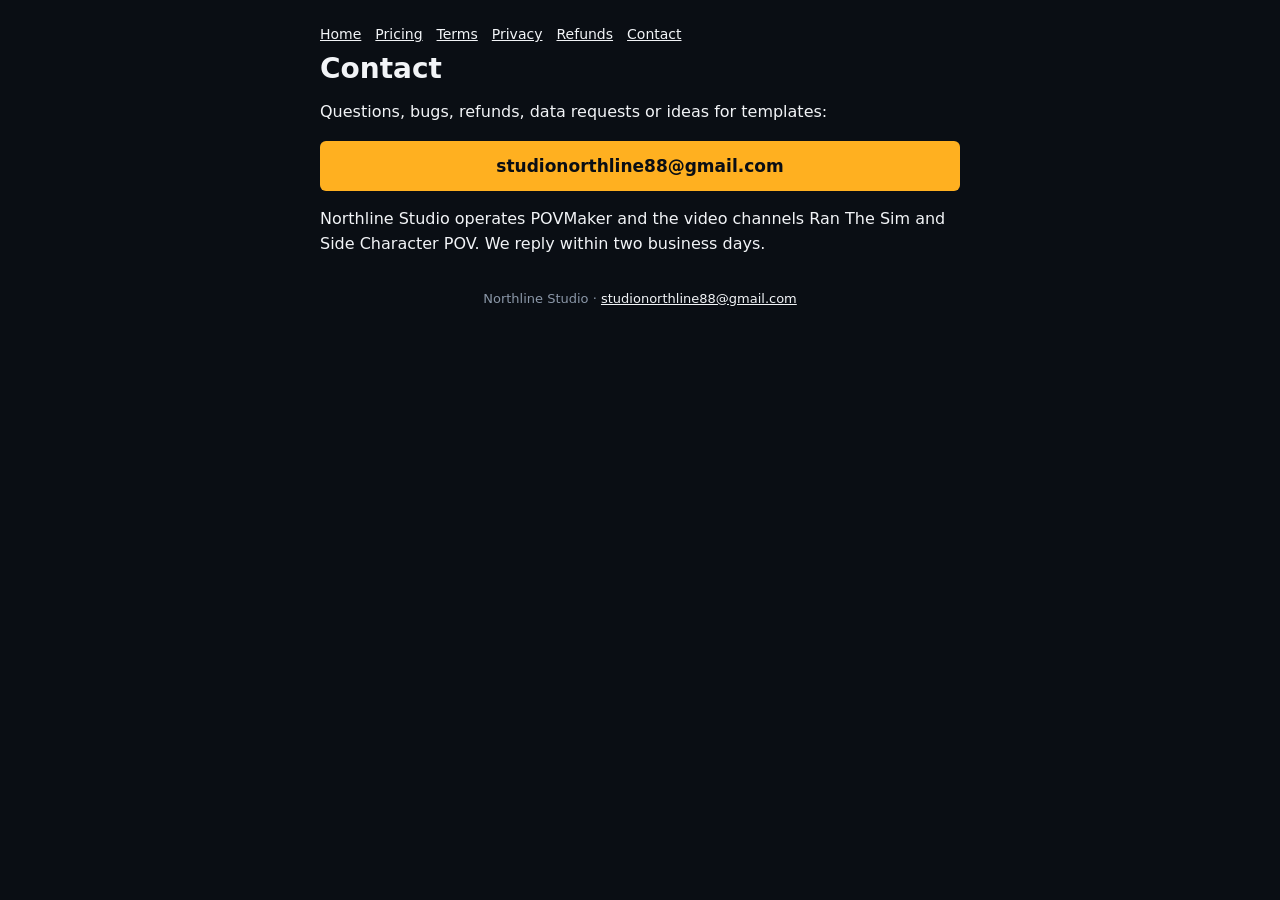
<file: contact.html>
<!doctype html>
<html lang="en" data-brand="ranthesim"><head><meta charset="utf-8">
<meta name="viewport" content="width=device-width,initial-scale=1">
<title>Contact · POVMaker</title>
<meta name="robots" content="index,follow">
<meta property="og:title" content="Contact · POVMaker">
<meta property="og:type" content="website">
<meta property="og:image" content="https://nang-dev.github.io/povmaker/og-card.png">
<meta property="og:image:width" content="1200">
<meta property="og:image:height" content="630">
<meta property="og:image:alt" content="POVMaker: make videos like these">
<meta name="twitter:card" content="summary_large_image">
<meta name="twitter:image" content="https://nang-dev.github.io/povmaker/og-card.png">
<link rel="icon" href="icon.svg" type="image/svg+xml">
<link rel="icon" href="icon-32.png" type="image/png" sizes="32x32">
<link rel="apple-touch-icon" href="apple-touch-icon.png">
<link rel="stylesheet" href="style.css"></head>
<body><main class="wrap page">
<nav><a href="index.html">Home</a><a href="pricing.html">Pricing</a><a href="terms.html">Terms</a><a href="privacy.html">Privacy</a><a href="refunds.html">Refunds</a><a href="contact.html">Contact</a></nav>
<h1>Contact</h1>

<p>Questions, bugs, refunds, data requests or ideas for templates:</p>
<p><a class="btn primary" href="mailto:studionorthline88@gmail.com">studionorthline88@gmail.com</a></p>
<p>Northline Studio operates POVMaker and the video channels Ran The Sim and Side Character POV. We reply within two business days.</p>
<p class="muted small">Northline Studio · <a href="mailto:studionorthline88@gmail.com">studionorthline88@gmail.com</a></p>
<script src="config.js"></script><script src="track.js"></script><script src="upgrade.js"></script>
</main></body></html>
</file>
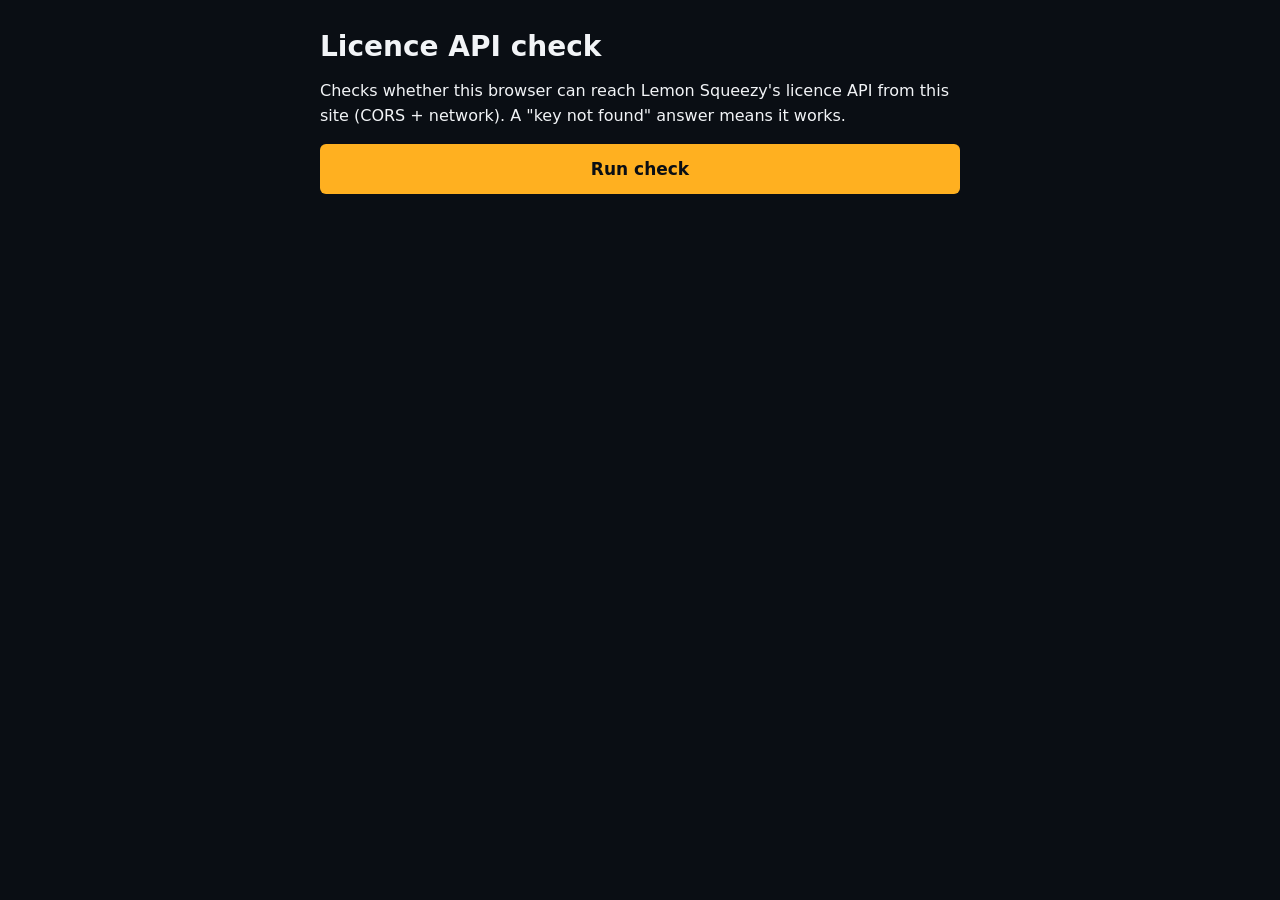
<file: licence-check.html>
<!doctype html>
<html lang="en"><head><meta charset="utf-8"><meta name="viewport" content="width=device-width,initial-scale=1">
<meta name="robots" content="noindex"><title>Licence API check · POVMaker</title><link rel="stylesheet" href="style.css"><link rel="icon" href="icon.svg" type="image/svg+xml">
<link rel="icon" href="icon-32.png" type="image/png" sizes="32x32">
<link rel="apple-touch-icon" href="apple-touch-icon.png">
</head>
<body><main class="wrap page"><h1>Licence API check</h1>
<p>Checks whether this browser can reach Lemon Squeezy's licence API from this site (CORS + network). A "key not found" answer means it works.</p>
<p><button id="go" class="btn primary inline">Run check</button></p><pre id="out" class="muted"></pre></main>
<script src="config.js"></script>
<script>
document.getElementById("go").onclick = async () => {
  const o = document.getElementById("out"); o.textContent = "Running…";
  try {
    const gr = (window.SITE_CONFIG || {}).provider === "gumroad";
    const r = await fetch(gr ? "https://api.gumroad.com/v2/licenses/verify" : "https://api.lemonsqueezy.com/v1/licenses/validate", { method: "POST", headers: { accept: "application/json", "content-type": "application/x-www-form-urlencoded" },
      body: new URLSearchParams(gr ? { product_id: "probe", license_key: "00000000-0000-0000-0000-000000000000", increment_uses_count: "false" } : { license_key: "00000000-0000-0000-0000-000000000000" }) });
    const j = await r.json().catch(() => ({}));
    o.textContent = "OK (CORS fine). HTTP " + r.status + "\n" + JSON.stringify(j, null, 1);
  } catch (e) { o.textContent = "FAILED: " + e + "\n(CORS blocked or network/hosts block on this device)"; }
};
</script></body></html>
</file>
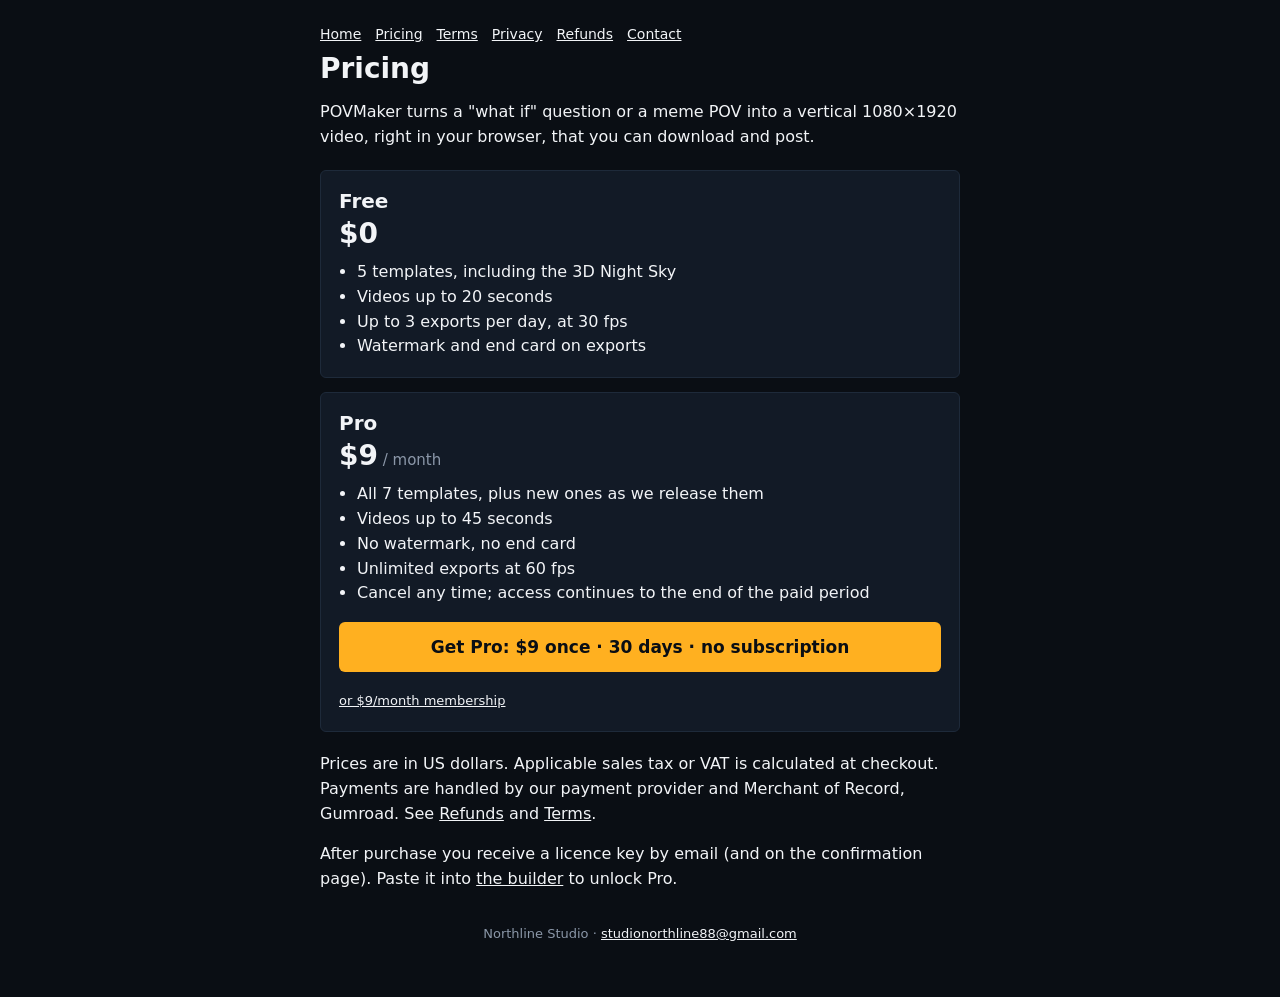
<file: pricing.html>
<!doctype html>
<html lang="en" data-brand="ranthesim"><head><meta charset="utf-8">
<meta name="viewport" content="width=device-width,initial-scale=1">
<title>Pricing · POVMaker</title>
<meta name="robots" content="index,follow">
<meta property="og:title" content="Pricing · POVMaker">
<meta property="og:type" content="website">
<meta property="og:image" content="https://nang-dev.github.io/povmaker/og-card.png">
<meta property="og:image:width" content="1200">
<meta property="og:image:height" content="630">
<meta property="og:image:alt" content="POVMaker: make videos like these">
<meta name="twitter:card" content="summary_large_image">
<meta name="twitter:image" content="https://nang-dev.github.io/povmaker/og-card.png">
<link rel="icon" href="icon.svg" type="image/svg+xml">
<link rel="icon" href="icon-32.png" type="image/png" sizes="32x32">
<link rel="apple-touch-icon" href="apple-touch-icon.png">
<link rel="stylesheet" href="style.css"></head>
<body><main class="wrap page">
<nav><a href="index.html">Home</a><a href="pricing.html">Pricing</a><a href="terms.html">Terms</a><a href="privacy.html">Privacy</a><a href="refunds.html">Refunds</a><a href="contact.html">Contact</a></nav>
<h1>Pricing</h1>

<p>POVMaker turns a "what if" question or a meme POV into a vertical 1080×1920 video, right in your browser, that you can download and post.</p>
<div class="tiers">
 <div class="tier"><h3>Free</h3><div class="price">$0</div>
  <ul><li>5 templates, including the 3D Night Sky</li><li>Videos up to 20 seconds</li><li>Up to 3 exports per day, at 30 fps</li><li>Watermark and end card on exports</li></ul></div>
 <div class="tier"><h3>Pro</h3><div class="price">$9<span class="muted" style="font-size:15px;font-weight:400"> / month</span></div>
  <ul><li>All 7 templates, plus new ones as we release them</li><li>Videos up to 45 seconds</li><li>No watermark, no end card</li><li>Unlimited exports at 60 fps</li><li>Cancel any time; access continues to the end of the paid period</li></ul>
  <p><a class="btn primary" data-checkout-pass data-limit="pricing" data-label="Get Pro: $9 once · 30 days · no subscription" href="pricing.html" hidden>Get Pro: $9 once · 30 days · no subscription</a></p>
  <p style="margin:4px 0 0"><a class="sec" data-checkout data-limit="pricing" data-label="or $9/month membership" href="pricing.html" style="font-size:13px">or $9/month membership</a></p></div>
</div>
<p>Prices are in US dollars. Applicable sales tax or VAT is calculated at checkout. Payments are handled by our payment provider and Merchant of Record, Gumroad. See <a href="refunds.html">Refunds</a> and <a href="terms.html">Terms</a>.</p>
<p class="muted" data-testmode hidden>Test mode: checkout is not live yet and no real charges are made (test card 4242 4242 4242 4242).</p>
<p>After purchase you receive a licence key by email (and on the confirmation page). Paste it into <a href="make/">the builder</a> to unlock Pro.</p>
<p class="muted small">Northline Studio · <a href="mailto:studionorthline88@gmail.com">studionorthline88@gmail.com</a></p>
<script src="config.js"></script><script src="track.js"></script><script src="upgrade.js"></script>
</main></body></html>
</file>
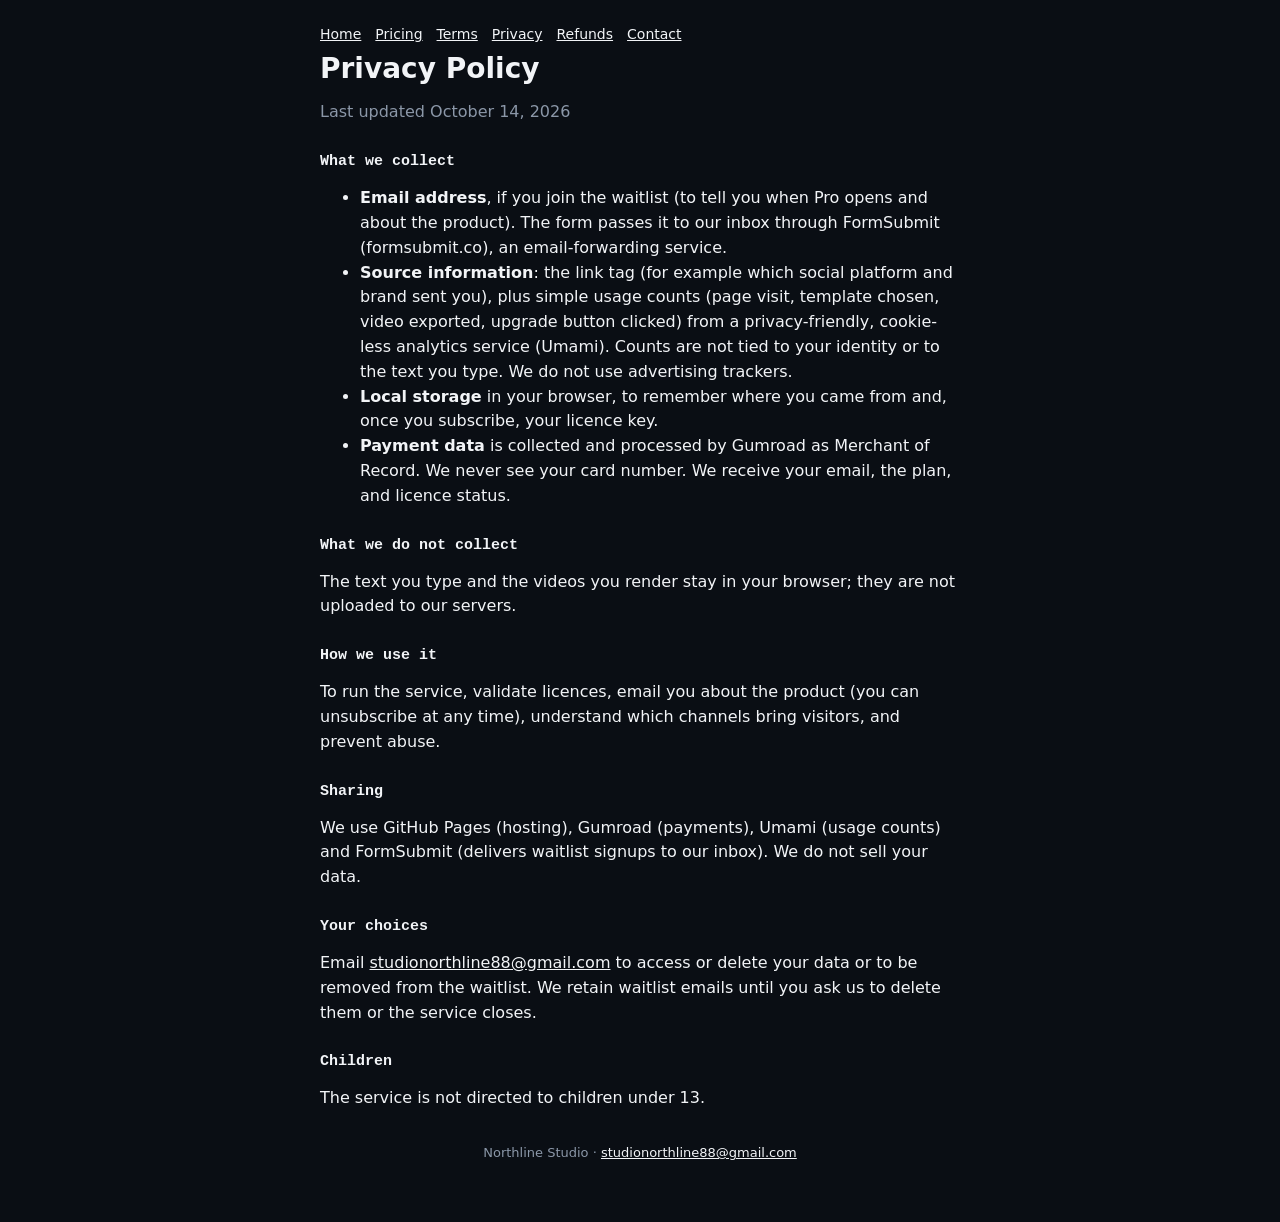
<file: privacy.html>
<!doctype html>
<html lang="en" data-brand="ranthesim"><head><meta charset="utf-8">
<meta name="viewport" content="width=device-width,initial-scale=1">
<title>Privacy Policy · POVMaker</title>
<meta name="robots" content="index,follow">
<meta property="og:title" content="Privacy Policy · POVMaker">
<meta property="og:type" content="website">
<meta property="og:image" content="https://nang-dev.github.io/povmaker/og-card.png">
<meta property="og:image:width" content="1200">
<meta property="og:image:height" content="630">
<meta property="og:image:alt" content="POVMaker: make videos like these">
<meta name="twitter:card" content="summary_large_image">
<meta name="twitter:image" content="https://nang-dev.github.io/povmaker/og-card.png">
<link rel="icon" href="icon.svg" type="image/svg+xml">
<link rel="icon" href="icon-32.png" type="image/png" sizes="32x32">
<link rel="apple-touch-icon" href="apple-touch-icon.png">
<link rel="stylesheet" href="style.css"></head>
<body><main class="wrap page">
<nav><a href="index.html">Home</a><a href="pricing.html">Pricing</a><a href="terms.html">Terms</a><a href="privacy.html">Privacy</a><a href="refunds.html">Refunds</a><a href="contact.html">Contact</a></nav>
<h1>Privacy Policy</h1>

<p class="muted">Last updated October 14, 2026</p>
<h2>What we collect</h2>
<ul><li><b>Email address</b>, if you join the waitlist (to tell you when Pro opens and about the product). The form passes it to our inbox through FormSubmit (formsubmit.co), an email-forwarding service.</li>
<li><b>Source information</b>: the link tag (for example which social platform and brand sent you), plus simple usage counts (page visit, template chosen, video exported, upgrade button clicked) from a privacy-friendly, cookie-less analytics service (Umami). Counts are not tied to your identity or to the text you type. We do not use advertising trackers.</li>
<li><b>Local storage</b> in your browser, to remember where you came from and, once you subscribe, your licence key.</li>
<li><b>Payment data</b> is collected and processed by Gumroad as Merchant of Record. We never see your card number. We receive your email, the plan, and licence status.</li></ul>
<h2>What we do not collect</h2><p>The text you type and the videos you render stay in your browser; they are not uploaded to our servers.</p>
<h2>How we use it</h2><p>To run the service, validate licences, email you about the product (you can unsubscribe at any time), understand which channels bring visitors, and prevent abuse.</p>
<h2>Sharing</h2><p>We use GitHub Pages (hosting), Gumroad (payments), Umami (usage counts) and FormSubmit (delivers waitlist signups to our inbox). We do not sell your data.</p>
<h2>Your choices</h2><p>Email <a href="mailto:studionorthline88@gmail.com">studionorthline88@gmail.com</a> to access or delete your data or to be removed from the waitlist. We retain waitlist emails until you ask us to delete them or the service closes.</p>
<h2>Children</h2><p>The service is not directed to children under 13.</p>
<p class="muted small">Northline Studio · <a href="mailto:studionorthline88@gmail.com">studionorthline88@gmail.com</a></p>
<script src="config.js"></script><script src="track.js"></script><script src="upgrade.js"></script>
</main></body></html>
</file>
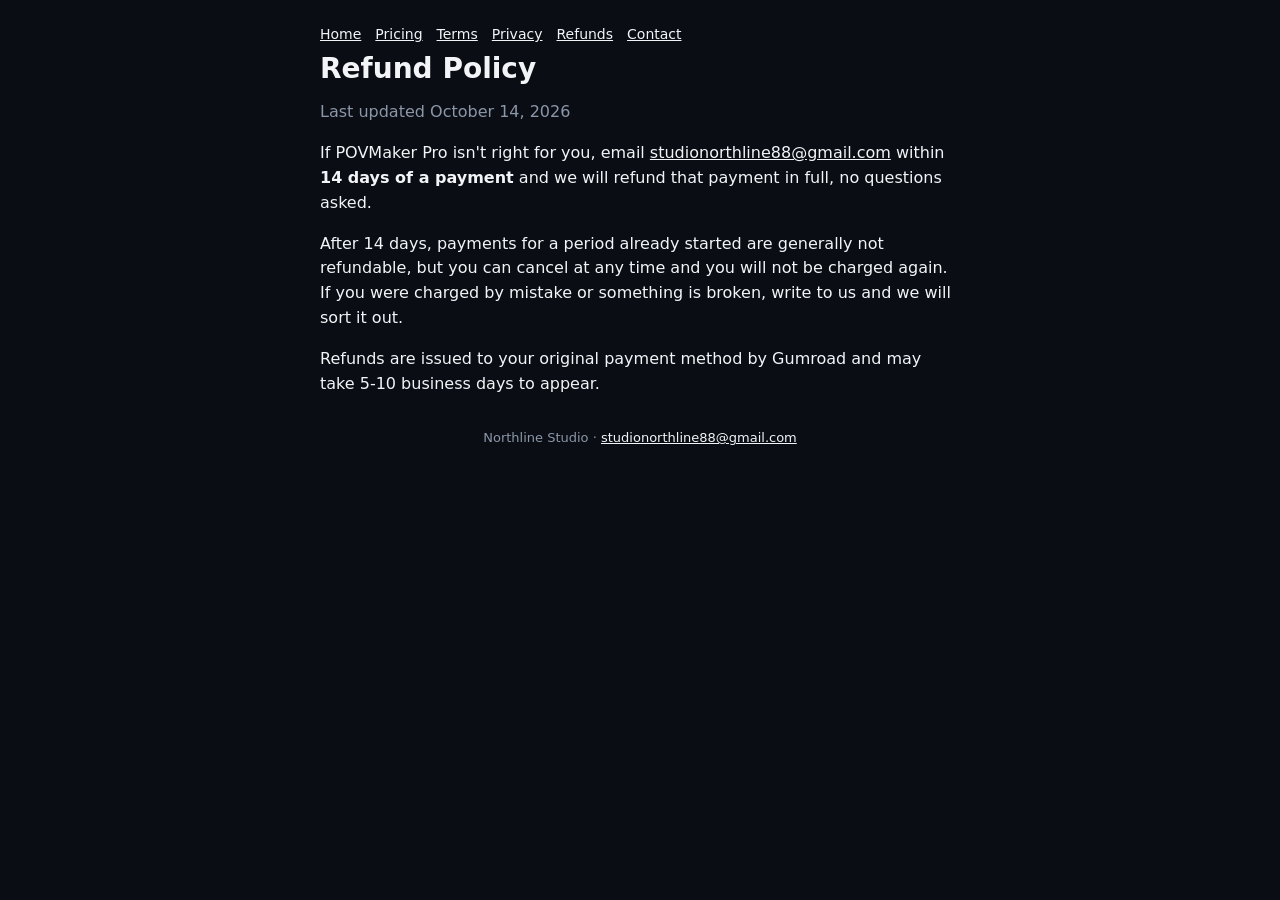
<file: refunds.html>
<!doctype html>
<html lang="en" data-brand="ranthesim"><head><meta charset="utf-8">
<meta name="viewport" content="width=device-width,initial-scale=1">
<title>Refund Policy · POVMaker</title>
<meta name="robots" content="index,follow">
<meta property="og:title" content="Refund Policy · POVMaker">
<meta property="og:type" content="website">
<meta property="og:image" content="https://nang-dev.github.io/povmaker/og-card.png">
<meta property="og:image:width" content="1200">
<meta property="og:image:height" content="630">
<meta property="og:image:alt" content="POVMaker: make videos like these">
<meta name="twitter:card" content="summary_large_image">
<meta name="twitter:image" content="https://nang-dev.github.io/povmaker/og-card.png">
<link rel="icon" href="icon.svg" type="image/svg+xml">
<link rel="icon" href="icon-32.png" type="image/png" sizes="32x32">
<link rel="apple-touch-icon" href="apple-touch-icon.png">
<link rel="stylesheet" href="style.css"></head>
<body><main class="wrap page">
<nav><a href="index.html">Home</a><a href="pricing.html">Pricing</a><a href="terms.html">Terms</a><a href="privacy.html">Privacy</a><a href="refunds.html">Refunds</a><a href="contact.html">Contact</a></nav>
<h1>Refund Policy</h1>

<p class="muted">Last updated October 14, 2026</p>
<p>If POVMaker Pro isn't right for you, email <a href="mailto:studionorthline88@gmail.com">studionorthline88@gmail.com</a> within <b>14 days of a payment</b> and we will refund that payment in full, no questions asked.</p>
<p>After 14 days, payments for a period already started are generally not refundable, but you can cancel at any time and you will not be charged again. If you were charged by mistake or something is broken, write to us and we will sort it out.</p>
<p>Refunds are issued to your original payment method by Gumroad and may take 5-10 business days to appear.</p>
<p class="muted small">Northline Studio · <a href="mailto:studionorthline88@gmail.com">studionorthline88@gmail.com</a></p>
<script src="config.js"></script><script src="track.js"></script><script src="upgrade.js"></script>
</main></body></html>
</file>
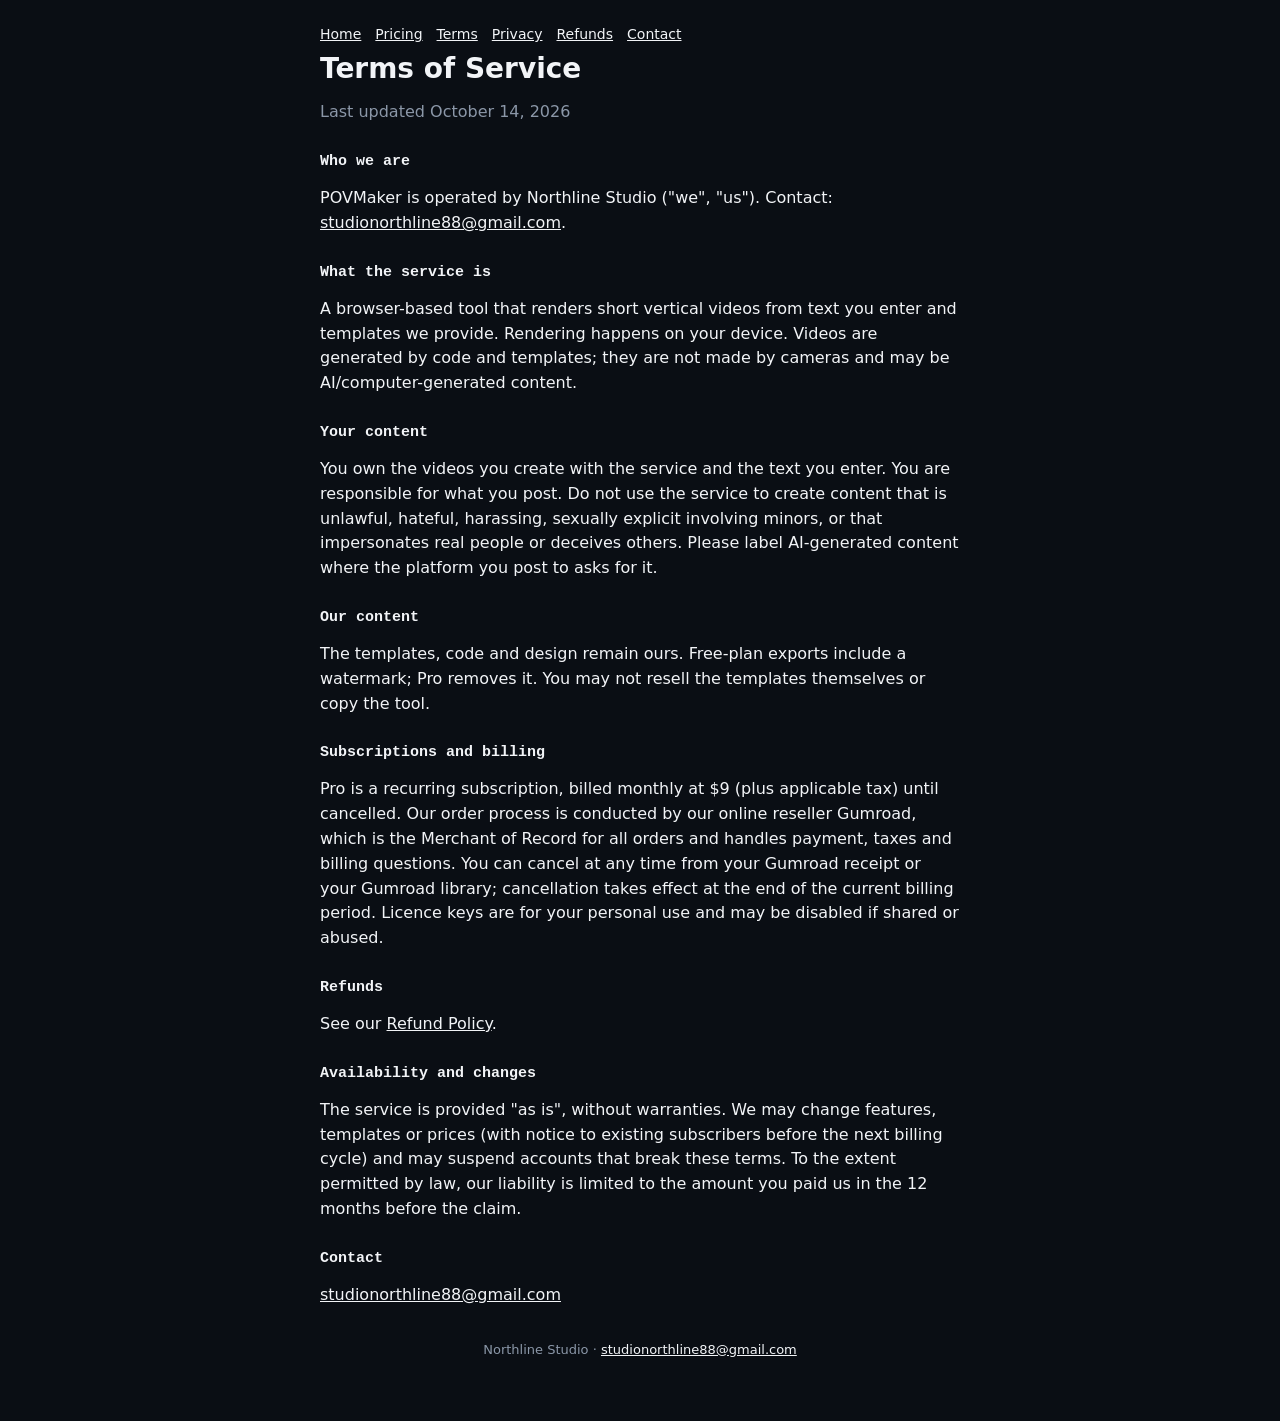
<file: terms.html>
<!doctype html>
<html lang="en" data-brand="ranthesim"><head><meta charset="utf-8">
<meta name="viewport" content="width=device-width,initial-scale=1">
<title>Terms of Service · POVMaker</title>
<meta name="robots" content="index,follow">
<meta property="og:title" content="Terms of Service · POVMaker">
<meta property="og:type" content="website">
<meta property="og:image" content="https://nang-dev.github.io/povmaker/og-card.png">
<meta property="og:image:width" content="1200">
<meta property="og:image:height" content="630">
<meta property="og:image:alt" content="POVMaker: make videos like these">
<meta name="twitter:card" content="summary_large_image">
<meta name="twitter:image" content="https://nang-dev.github.io/povmaker/og-card.png">
<link rel="icon" href="icon.svg" type="image/svg+xml">
<link rel="icon" href="icon-32.png" type="image/png" sizes="32x32">
<link rel="apple-touch-icon" href="apple-touch-icon.png">
<link rel="stylesheet" href="style.css"></head>
<body><main class="wrap page">
<nav><a href="index.html">Home</a><a href="pricing.html">Pricing</a><a href="terms.html">Terms</a><a href="privacy.html">Privacy</a><a href="refunds.html">Refunds</a><a href="contact.html">Contact</a></nav>
<h1>Terms of Service</h1>

<p class="muted">Last updated October 14, 2026</p>
<h2>Who we are</h2><p>POVMaker is operated by Northline Studio ("we", "us"). Contact: <a href="mailto:studionorthline88@gmail.com">studionorthline88@gmail.com</a>.</p>
<h2>What the service is</h2><p>A browser-based tool that renders short vertical videos from text you enter and templates we provide. Rendering happens on your device. Videos are generated by code and templates; they are not made by cameras and may be AI/computer-generated content.</p>
<h2>Your content</h2><p>You own the videos you create with the service and the text you enter. You are responsible for what you post. Do not use the service to create content that is unlawful, hateful, harassing, sexually explicit involving minors, or that impersonates real people or deceives others. Please label AI-generated content where the platform you post to asks for it.</p>
<h2>Our content</h2><p>The templates, code and design remain ours. Free-plan exports include a watermark; Pro removes it. You may not resell the templates themselves or copy the tool.</p>
<h2>Subscriptions and billing</h2><p>Pro is a recurring subscription, billed monthly at $9 (plus applicable tax) until cancelled. Our order process is conducted by our online reseller Gumroad, which is the Merchant of Record for all orders and handles payment, taxes and billing questions. You can cancel at any time from your Gumroad receipt or your Gumroad library; cancellation takes effect at the end of the current billing period. Licence keys are for your personal use and may be disabled if shared or abused.</p>
<h2>Refunds</h2><p>See our <a href="refunds.html">Refund Policy</a>.</p>
<h2>Availability and changes</h2><p>The service is provided "as is", without warranties. We may change features, templates or prices (with notice to existing subscribers before the next billing cycle) and may suspend accounts that break these terms. To the extent permitted by law, our liability is limited to the amount you paid us in the 12 months before the claim.</p>
<h2>Contact</h2><p><a href="mailto:studionorthline88@gmail.com">studionorthline88@gmail.com</a></p>
<p class="muted small">Northline Studio · <a href="mailto:studionorthline88@gmail.com">studionorthline88@gmail.com</a></p>
<script src="config.js"></script><script src="track.js"></script><script src="upgrade.js"></script>
</main></body></html>
</file>
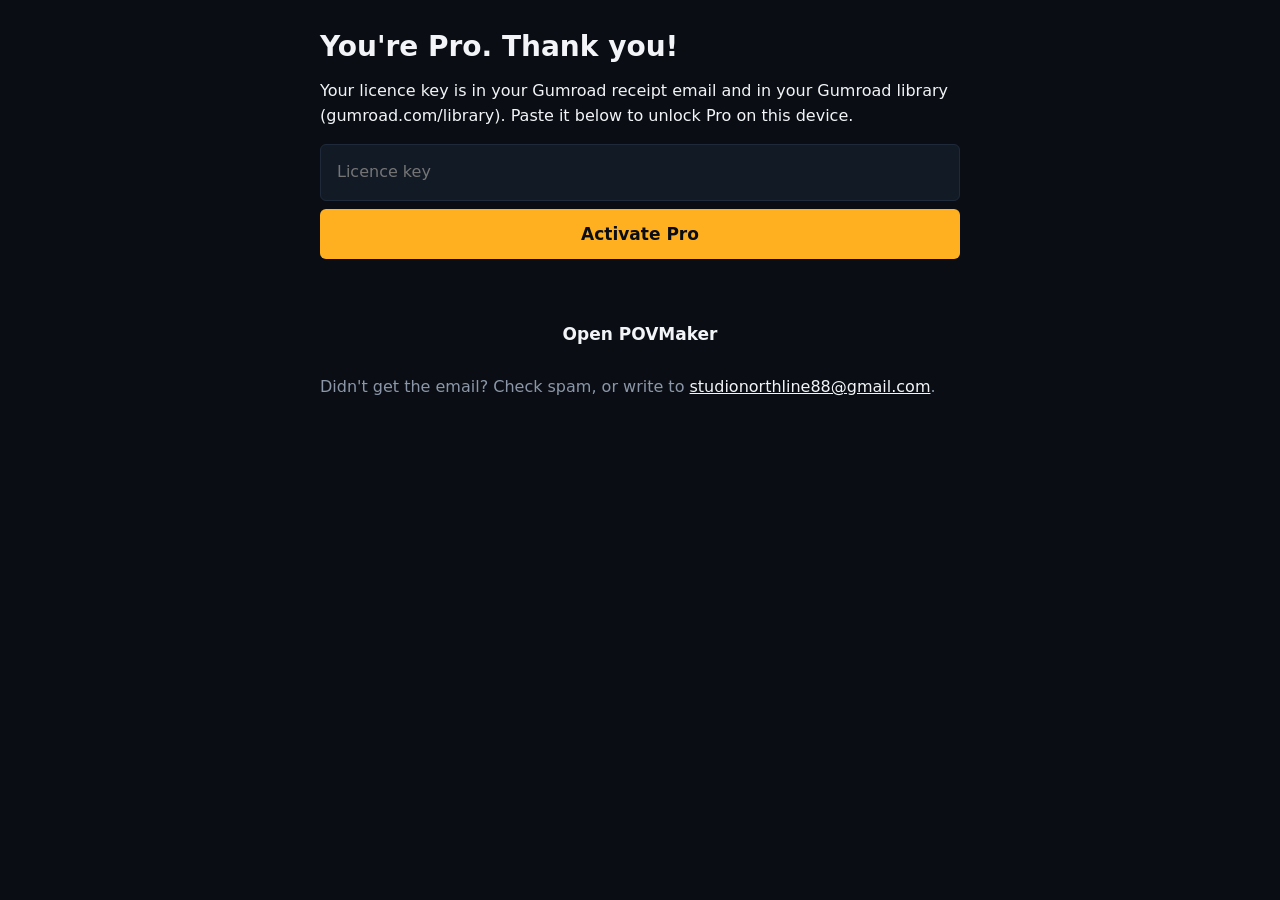
<file: thanks.html>
<!doctype html>
<html lang="en" data-brand="ranthesim"><head><meta charset="utf-8"><meta name="viewport" content="width=device-width,initial-scale=1">
<title>Thank you · POVMaker</title><link rel="stylesheet" href="style.css"><link rel="icon" href="icon.svg" type="image/svg+xml">
<link rel="icon" href="icon-32.png" type="image/png" sizes="32x32">
<link rel="apple-touch-icon" href="apple-touch-icon.png">
</head>
<body><main class="wrap page"><h1>You're Pro. Thank you!</h1>
<p id="where">Your licence key is in your receipt email. Paste it below to unlock Pro on this device.</p>
<div class="row" style="display:flex;gap:8px;flex-wrap:wrap">
  <input id="key" placeholder="Licence key" aria-label="Licence key" autocomplete="off" style="flex:1;min-width:200px">
  <button id="activate" class="btn primary inline">Activate Pro</button>
</div>
<p id="msg" class="msg" role="status" aria-live="polite"></p>
<p><a class="btn sec" href="make/">Open POVMaker</a></p>
<p class="muted">Didn't get the email? Check spam, or write to <a href="mailto:studionorthline88@gmail.com">studionorthline88@gmail.com</a>. <span id="devices">Up to 3 devices per key.</span></p>
</main>
<script src="config.js"></script>
<script type="module">
import * as Lic from "./make/licence.js";
const $ = (i) => document.getElementById(i), q = new URLSearchParams(location.search);
// Lemon Squeezy can append ?license_key=... if configured in the redirect; accept it if present.
const pre = q.get("license_key"); if (pre) $("key").value = pre;
// Gumroad variant (SITE_CONFIG.provider = "gumroad"): the key is on the Gumroad receipt / library, no device limit.
if ((window.SITE_CONFIG || {}).provider === "gumroad") {
  $("where").textContent = "Your licence key is in your Gumroad receipt email and in your Gumroad library (gumroad.com/library). Paste it below to unlock Pro on this device.";
  $("devices").textContent = "";
}
$("activate").onclick = async () => {
  const key = $("key").value.trim(); if (!key) return;
  $("msg").className = "msg"; $("msg").textContent = "Checking…";
  const r = await Lic.activate(key);
  if (r.ok) { $("msg").className = "msg ok"; $("msg").innerHTML = 'Pro activated. <a href="make/">Open POVMaker →</a>'; }
  else { $("msg").className = "msg err"; $("msg").textContent = r.error; }
};
</script></body></html>
</file>
<file: style.css>
/* Brand themes per shared/brands.md. data-brand is set in <head> before paint. */
:root{--bg:#0A0E14;--card:#121a26;--line:#1E2A3A;--fg:#F2F4F7;--mut:#8b97a8;--acc:#FFB020;--accfg:#0A0E14;--acc2:#3DD6F5;--hfont:"Space Grotesk",system-ui,sans-serif;--font:system-ui,-apple-system,"Segoe UI",Roboto,sans-serif;--r:6px}
html[data-brand=sidecharpov]{--bg:#ffffff;--card:#f3f4f6;--line:#e5e7eb;--fg:#111111;--mut:#5b6472;--acc:#FFE14D;--accfg:#111111;--acc2:#3B82F6;--hfont:"Anton",Impact,sans-serif;--font:"Inter",system-ui,sans-serif;--r:14px}
*{box-sizing:border-box}
html,body{margin:0;background:var(--bg);color:var(--fg);font:16px/1.55 var(--font)}
a{color:var(--fg)}
.wrap{max-width:480px;margin:0 auto;padding:max(24px,env(safe-area-inset-top)) 20px 40px}
.hero{text-align:center;padding:24px 0 8px}
.logo{width:72px;height:72px;margin:0 auto 16px;display:grid;place-items:center}
html[data-brand=ranthesim] .logo{width:fit-content;min-width:72px;padding:0 14px;white-space:nowrap;font:700 26px "JetBrains Mono",monospace;color:var(--acc);border:2px solid var(--line);border-radius:6px;background:var(--bg)}
html[data-brand=ranthesim] .logo::before{content:"[ ▶ ]"}
html[data-brand=sidecharpov] .logo{font:26px var(--hfont);background:var(--acc);color:#111;transform:rotate(-6deg);border-radius:8px;width:96px;height:56px;margin-bottom:24px}
html[data-brand=sidecharpov] .logo::before{content:"POV:"}
h1{font:700 30px/1.1 var(--hfont);margin:0 0 10px}
html[data-brand=sidecharpov] h1{font-weight:400;font-size:38px;text-transform:uppercase;letter-spacing:.01em}
h2{font:700 13px "JetBrains Mono",monospace;letter-spacing:.08em;text-transform:uppercase;color:var(--mut);margin:32px 0 12px}
html[data-brand=sidecharpov] h2{font-family:var(--font)}
.sub{color:var(--mut);margin:0 0 20px}
.muted{color:var(--mut)}.small{font-size:13px;text-align:center;margin-top:32px}
.btn{display:block;width:100%;padding:15px 18px;border:0;border-radius:var(--r);font:700 17px var(--font);text-align:center;text-decoration:none;cursor:pointer}
.btn.primary{background:var(--acc);color:var(--accfg)}
.btn:active{transform:scale(.98)}
.videos{list-style:none;margin:0;padding:0;display:grid;gap:10px}
.videos a{display:flex;justify-content:space-between;gap:12px;align-items:center;padding:14px 16px;border-radius:var(--r);background:var(--card);border:1px solid var(--line);text-decoration:none}
.videos a{justify-content:flex-start}.videos img{width:45px;height:80px;border-radius:8px;object-fit:cover;flex:none;background:#000}.videos .vt{flex:1;font-weight:600;line-height:1.3}.videos .tag{margin-left:auto;font:700 12px "JetBrains Mono",monospace;color:var(--acc2)}
#wl-form{display:grid;gap:10px;margin-top:12px}
input{width:100%;padding:15px 16px;border-radius:var(--r);border:1px solid var(--line);background:var(--card);color:var(--fg);font:inherit}
input:focus{outline:2px solid var(--acc)}
.msg{min-height:1.5em;margin:10px 0 0;text-align:center}
.msg.ok{color:#2f9e5a}.msg.err{color:#e5484d}
.socials{display:flex;gap:10px;flex-wrap:wrap;justify-content:center;margin-top:28px}
.socials a{padding:8px 14px;border-radius:999px;background:var(--card);border:1px solid var(--line);text-decoration:none;font-size:14px}
/* legal / pricing pages */
.page{max-width:680px}
.page h1{font-size:28px;margin-top:8px}
.page h2{font-size:15px;text-transform:none;letter-spacing:0;color:var(--fg);margin:28px 0 6px}
.page nav{display:flex;gap:14px;flex-wrap:wrap;font-size:14px;margin-bottom:8px}
.tiers{display:grid;gap:14px;margin:20px 0}
.tier{padding:18px;border:1px solid var(--line);border-radius:var(--r);background:var(--card)}
.tier h3{margin:0 0 4px;font:700 20px var(--hfont)}
.price{font:800 28px var(--font)}
.tier ul{padding-left:18px;margin:10px 0 0}
.tagline{font-weight:700;font-size:18px;margin:0 0 6px}
.cmp{width:100%;border-collapse:collapse;font-size:14px;margin:6px 0}.cmp th,.cmp td{text-align:left;padding:8px 10px;border-bottom:1px solid var(--line)}.cmp th{color:var(--mut);font-weight:600}
.page .videos{margin:8px 0}.page .videos a{justify-content:flex-start}.page figure{margin:16px 0}.page video{max-width:100%;height:auto;border-radius:10px;background:#000}

/* gallery (gallery.js) */
#gallery{margin:14px 0}#gallery[hidden]{display:none}
html[data-brand=sidecharpov] #gallery{display:none}
#gallery h2{font-size:13px;letter-spacing:.04em;text-transform:uppercase;color:var(--mut);margin:0 0 8px}
.gal-strip{display:flex;gap:10px;overflow-x:auto;scroll-snap-type:x proximity;padding-bottom:6px;-webkit-overflow-scrolling:touch}
.gal-tile{flex:0 0 min(78%,270px);scroll-snap-align:start;display:flex;gap:10px;align-items:center;padding:8px;border-radius:var(--r);background:var(--card);border:1px solid var(--line);text-decoration:none;color:var(--fg)}
.gal-tile img{width:56px;height:100px;object-fit:cover;border-radius:8px;flex:none;background:#000}
.gal-tx{display:grid;gap:4px;font-size:13px;line-height:1.3}.gal-tx b{font-weight:600}.gal-tx em{font-style:normal;color:var(--acc);font-weight:700;font-size:12px}

/* LATEST tiles with a second action (app.js) */
.videos li.vwrap{background:var(--card);border:1px solid var(--line);border-radius:var(--r);overflow:hidden}
.videos li.vwrap>a:first-child{border:0;border-radius:0;background:none;padding-bottom:6px}
.videos li.vwrap>a.vmk{display:block;border:0;border-radius:0;background:none;padding:0 16px 12px 73px;color:var(--acc);font-weight:700;font-size:13px;line-height:1.3}
</file>
